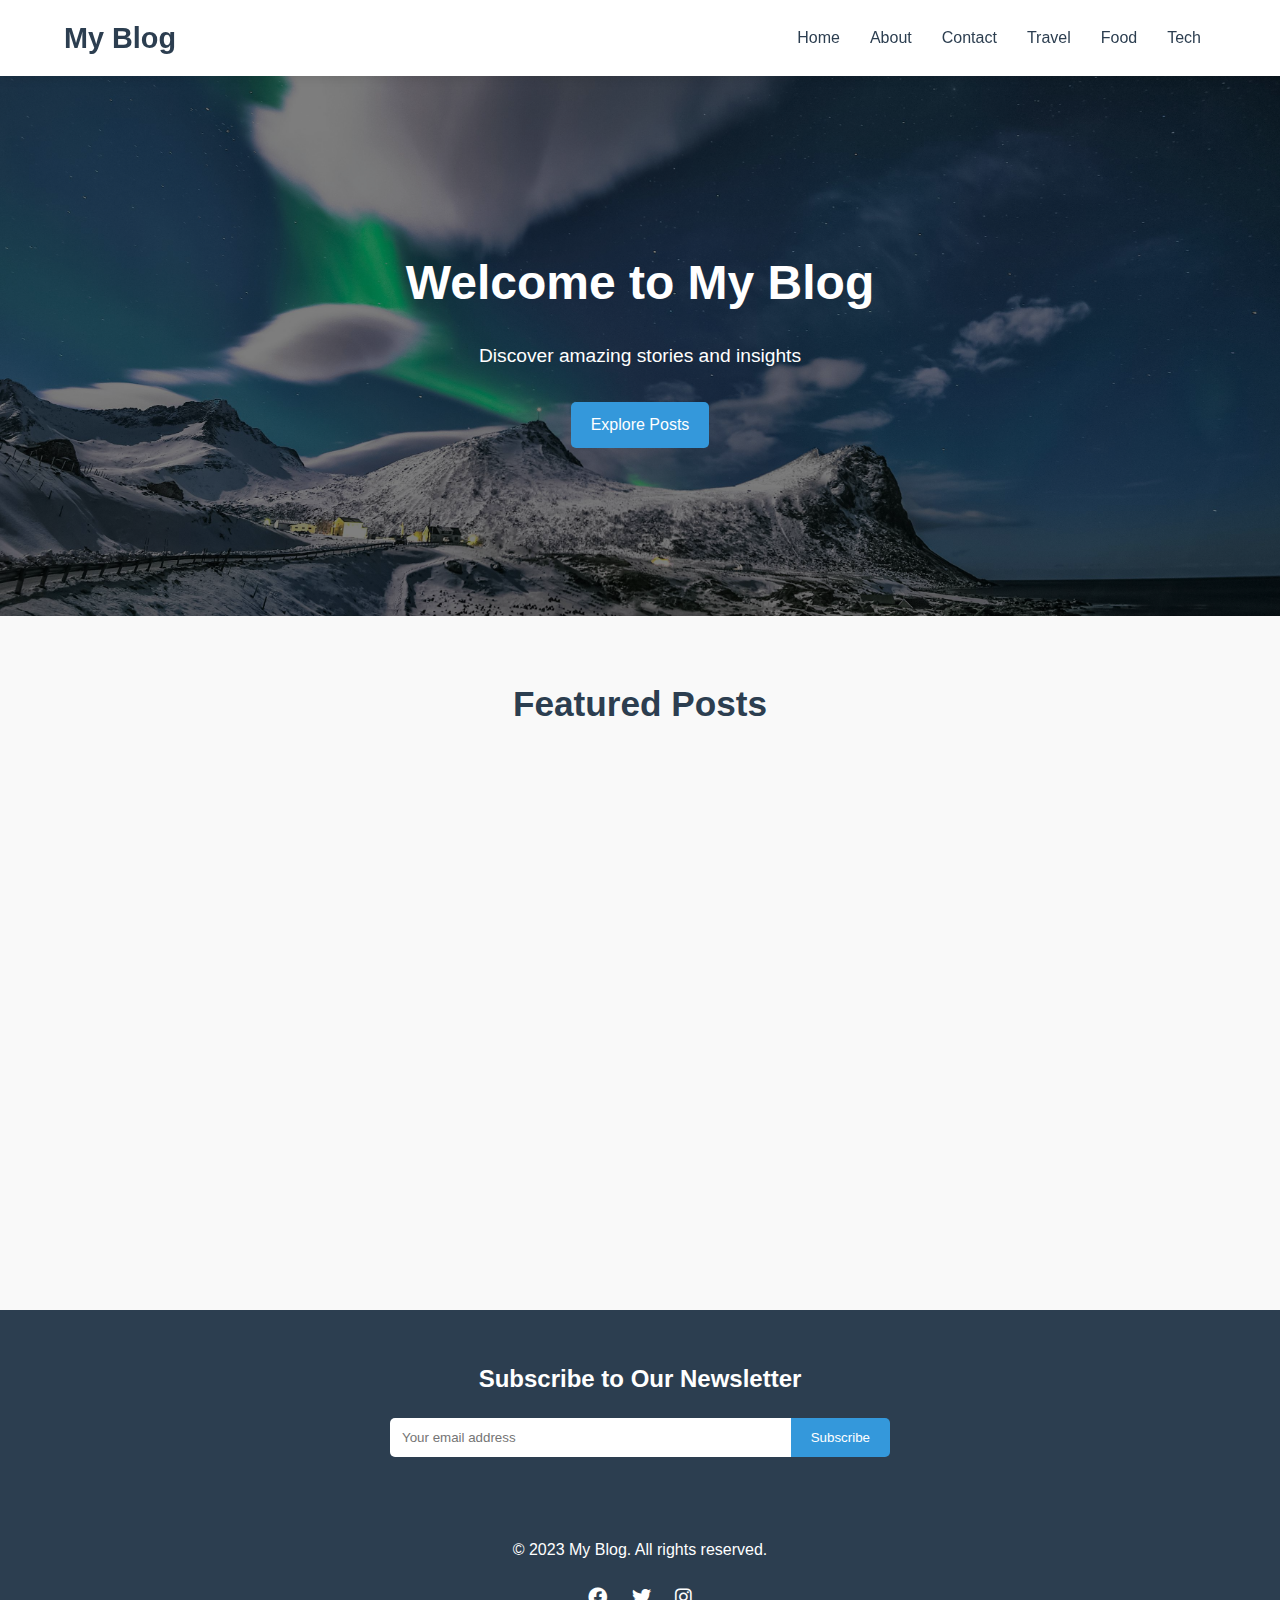
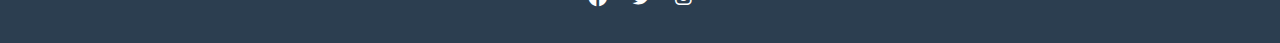
<file: BLOG/index.html>
<!DOCTYPE html>
<html lang="en">
<head>
    <meta charset="UTF-8">
    <meta name="viewport" content="width=device-width, initial-scale=1.0">
    <title>My Blog | Home</title>
    <link rel="stylesheet" href="css/style.css">
    <link rel="stylesheet" href="https://cdnjs.cloudflare.com/ajax/libs/font-awesome/6.0.0-beta3/css/all.min.css">
</head>
<body>
    <header>
        <div class="container">
            <h1 class="logo">My Blog</h1>
            <nav>
                <ul>
                    <li><a href="../index.html">Home</a></li>
                    <li><a href="../about.html">About</a></li>
                    <li><a href="../contact.html">Contact</a></li>
                    <li><a href="../hey/categories/travel.html">Travel</a></li>
                    <li><a href="/hey/categories/food.html">Food</a></li>
                    <li><a href="/hey/categories/tech.html">Tech</a></li>
                </ul>
                <button class="menu-toggle" aria-label="Toggle navigation">
                    <i class="fas fa-bars"></i>
                </button>
            </nav>
        </div>
    </header>

    <section class="hero">
        <div class="container">
            <h2>Welcome to My Blog</h2>
            <p>Discover amazing stories and insights</p>
            <a href="#featured-posts" class="btn">Explore Posts</a>
        </div>
    </section>

    <section id="featured-posts" class="featured-posts">
        <div class="container">
            <h2>Featured Posts</h2>
            <div class="posts-grid">
                <article class="post-card">
                    <img src="images/post1.jpg" alt="Travel Adventure">
                    <div class="post-content">
                        <h3>My Travel Adventure</h3>
                        <p class="post-meta">Posted on May 10, 2023</p>
                        <p>A journey through the mountains of Switzerland...</p>
                        <a href="categories/travel.html" class="read-more">Read More</a>
                    </div>
                </article>
                
                <article class="post-card">
                    <img src="images/post2.jpg" alt="Cooking Tips">
                    <div class="post-content">
                        <h3>5 Essential Cooking Tips</h3>
                        <p class="post-meta">Posted on April 28, 2023</p>
                        <p>Improve your culinary skills with these simple techniques...</p>
                        <a href="categories/food.html" class="read-more">Read More</a>
                    </div>
                </article>
                
                <article class="post-card">
                    <img src="images/post3.jpg" alt="Tech Review">
                    <div class="post-content">
                        <h3>Latest Tech Gadgets Review</h3>
                        <p class="post-meta">Posted on April 15, 2023</p>
                        <p>Exploring the newest gadgets hitting the market this season...</p>
                        <a href="categories/tech.html" class="read-more">Read More</a>
                    </div>
                </article>
            </div>
        </div>
    </section>

    <section class="newsletter">
        <div class="container">
            <h2>Subscribe to Our Newsletter</h2>
            <form id="newsletter-form">
                <input type="email" placeholder="Your email address" required>
                <button type="submit" class="btn">Subscribe</button>
            </form>
        </div>
    </section>

    <footer>
        <div class="container">
            <p>&copy; 2023 My Blog. All rights reserved.</p>
            <div class="social-links">
                <a href="#"><i class="fab fa-facebook"></i></a>
                <a href="#"><i class="fab fa-twitter"></i></a>
                <a href="#"><i class="fab fa-instagram"></i></a>
            </div>
        </div>
    </footer>

    <script src="js/script.js"></script>
</body>
</html>
</file>
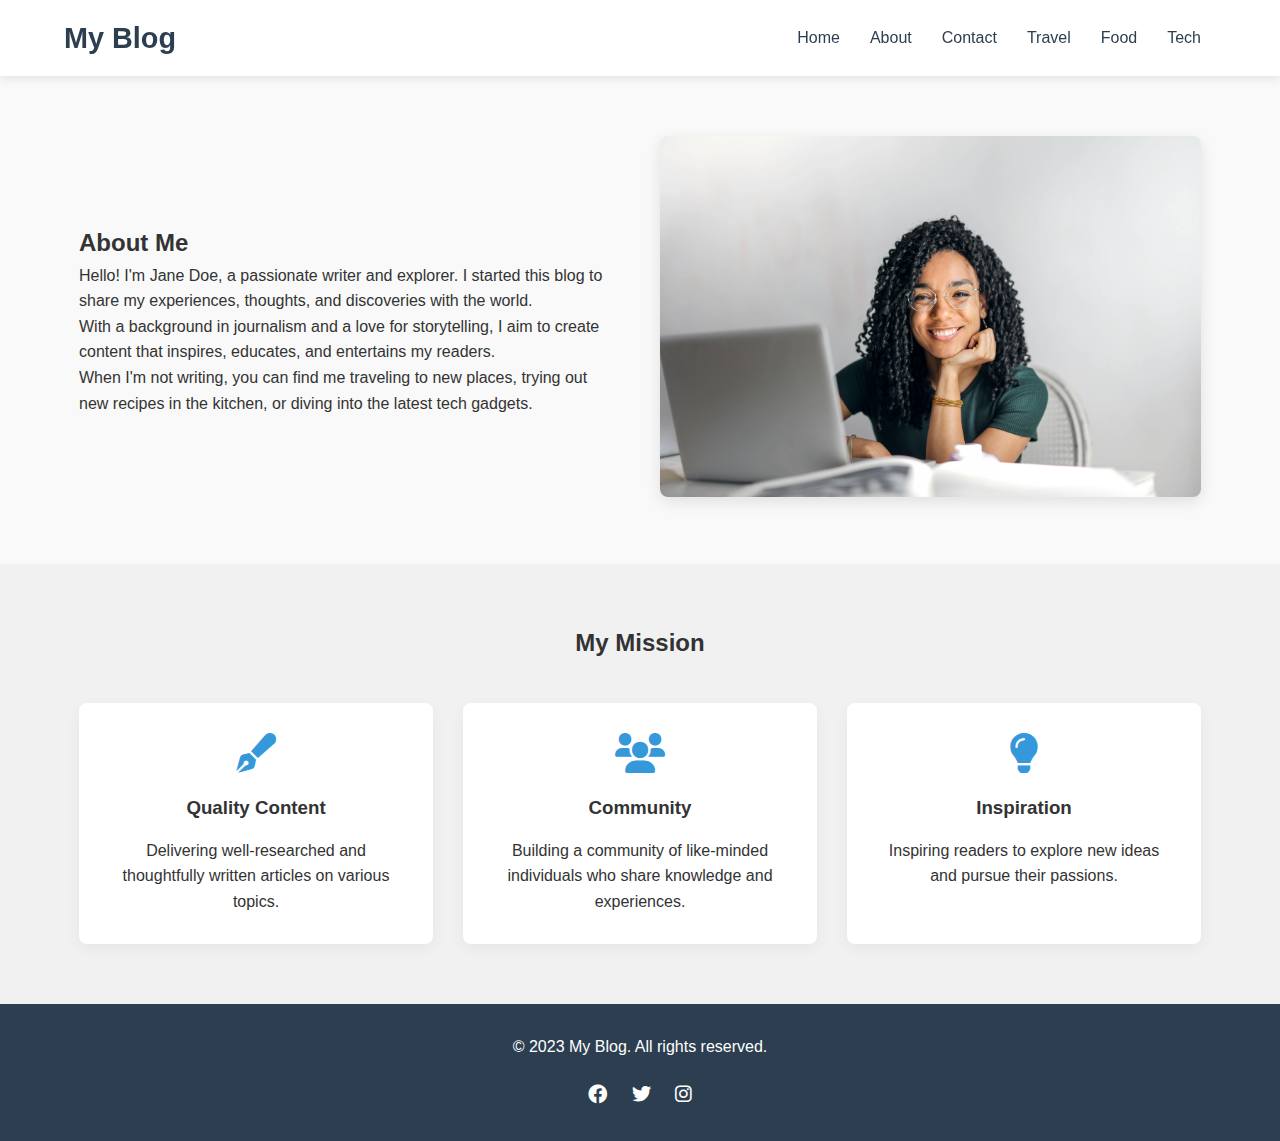
<file: BLOG/about.html>
<!DOCTYPE html>
<html lang="en">
<head>
    <meta charset="UTF-8">
    <meta name="viewport" content="width=device-width, initial-scale=1.0">
    <title>My Blog | About</title>
    <link rel="stylesheet" href="css/style.css">
    <link rel="stylesheet" href="https://cdnjs.cloudflare.com/ajax/libs/font-awesome/6.0.0-beta3/css/all.min.css">
</head>
<body>
    <header>
        <div class="container">
            <h1 class="logo">My Blog</h1>
            <nav>
                <ul>
                    <li><a href="../index.html">Home</a></li>
                    <li><a href="../about.html">About</a></li>
                    <li><a href="../contact.html">Contact</a></li>
                    <li><a href="../hey/categories/travel.html">Travel</a></li>
                    <li><a href="/hey/categories/food.html">Food</a></li>
                    <li><a href="/hey/categories/tech.html">Tech</a></li>
                </ul>
                <button class="menu-toggle" aria-label="Toggle navigation">
                    <i class="fas fa-bars"></i>
                </button>
            </nav>
        </div>
    </header>

    <section class="about-section">
        <div class="container">
            <div class="about-content">
                <div class="about-text">
                    <h2>About Me</h2>
                    <p>Hello! I'm Jane Doe, a passionate writer and explorer. I started this blog to share my experiences, thoughts, and discoveries with the world.</p>
                    <p>With a background in journalism and a love for storytelling, I aim to create content that inspires, educates, and entertains my readers.</p>
                    <p>When I'm not writing, you can find me traveling to new places, trying out new recipes in the kitchen, or diving into the latest tech gadgets.</p>
                </div>
                <div class="about-image">
                    <img src="images/about.jpg" alt="About Me">
                </div>
            </div>
        </div>
    </section>

    <section class="mission-section">
        <div class="container">
            <h2>My Mission</h2>
            <div class="mission-grid">
                <div class="mission-card">
                    <i class="fas fa-pen-fancy"></i>
                    <h3>Quality Content</h3>
                    <p>Delivering well-researched and thoughtfully written articles on various topics.</p>
                </div>
                <div class="mission-card">
                    <i class="fas fa-users"></i>
                    <h3>Community</h3>
                    <p>Building a community of like-minded individuals who share knowledge and experiences.</p>
                </div>
                <div class="mission-card">
                    <i class="fas fa-lightbulb"></i>
                    <h3>Inspiration</h3>
                    <p>Inspiring readers to explore new ideas and pursue their passions.</p>
                </div>
            </div>
        </div>
    </section>

    <footer>
        <div class="container">
            <p>&copy; 2023 My Blog. All rights reserved.</p>
            <div class="social-links">
                <a href="#"><i class="fab fa-facebook"></i></a>
                <a href="#"><i class="fab fa-twitter"></i></a>
                <a href="#"><i class="fab fa-instagram"></i></a>
            </div>
        </div>
    </footer>

    <script src="js/script.js"></script>
</body>
</html>
</file>
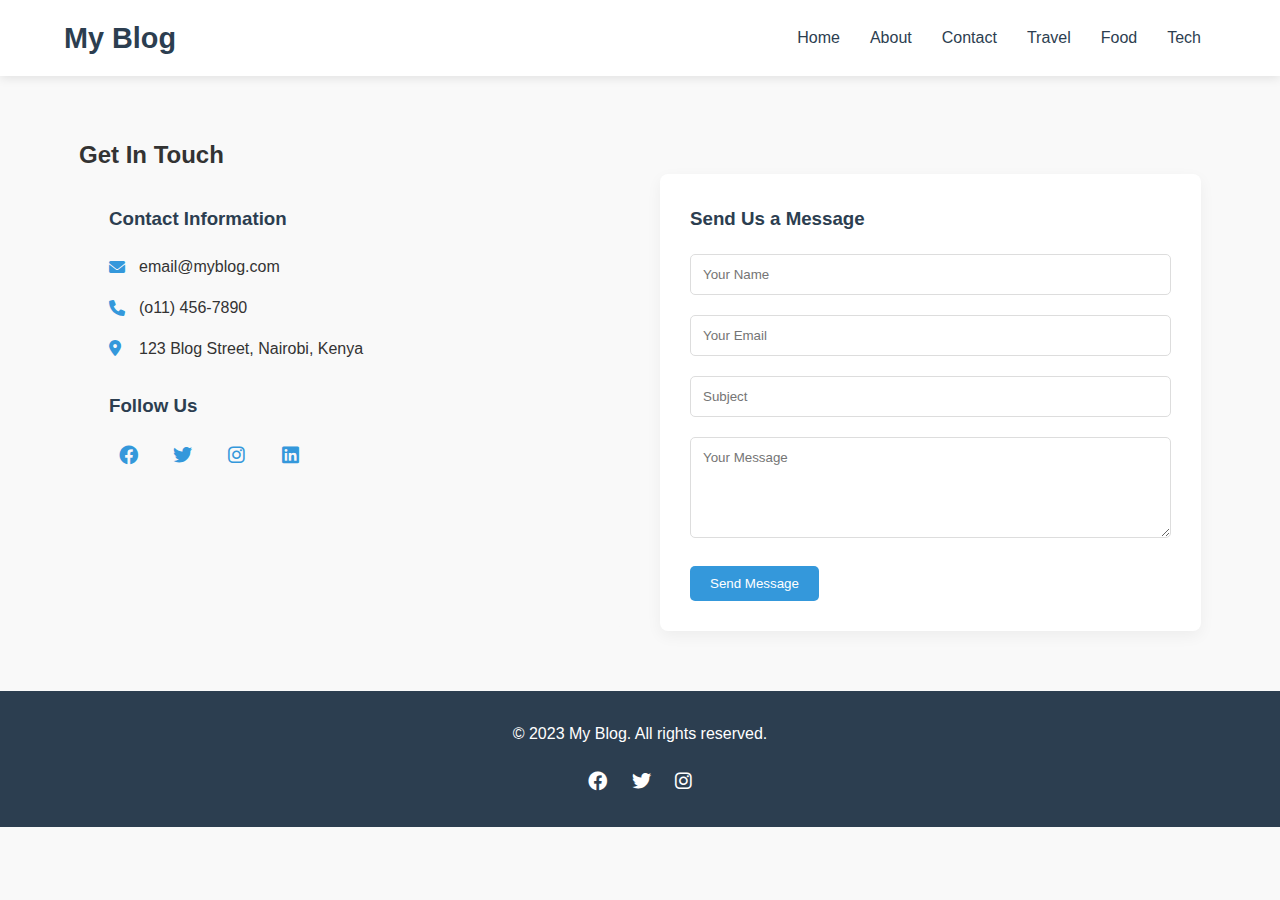
<file: BLOG/contact.html>
<!DOCTYPE html>
<html lang="en">
<head>
    <meta charset="UTF-8">
    <meta name="viewport" content="width=device-width, initial-scale=1.0">
    <title>My Blog | Contact</title>
    <link rel="stylesheet" href="css/style.css">
    <link rel="stylesheet" href="https://cdnjs.cloudflare.com/ajax/libs/font-awesome/6.0.0-beta3/css/all.min.css">
</head>
<body>
    <header>
        <div class="container">
            <h1 class="logo">My Blog</h1>
            <nav>
                <ul>
                    <li><a href="../index.html">Home</a></li>
                    <li><a href="../about.html">About</a></li>
                    <li><a href="../contact.html">Contact</a></li>
                    <li><a href="../hey/categories/travel.html">Travel</a></li>
                    <li><a href="/hey/categories/food.html">Food</a></li>
                    <li><a href="/hey/categories/tech.html">Tech</a></li>
                </ul>
                <button class="menu-toggle" aria-label="Toggle navigation">
                    <i class="fas fa-bars"></i>
                </button>
            </nav>
        </div>
    </header>

    <section class="contact-section">
        <div class="container">
            <h2>Get In Touch</h2>
            <div class="contact-container">
                <div class="contact-info">
                    <h3>Contact Information</h3>
                    <p><i class="fas fa-envelope"></i> email@myblog.com</p>
                    <p><i class="fas fa-phone"></i> (o11) 456-7890</p>
                    <p><i class="fas fa-map-marker-alt"></i> 123 Blog Street, Nairobi, Kenya</p>
                    
                    <div class="contact-social">
                        <h3>Follow Us</h3>
                        <div class="social-links">
                            <a href="#"><i class="fab fa-facebook"></i></a>
                            <a href="#"><i class="fab fa-twitter"></i></a>
                            <a href="#"><i class="fab fa-instagram"></i></a>
                            <a href="#"><i class="fab fa-linkedin"></i></a>
                        </div>
                    </div>
                </div>
                
                <form class="contact-form" id="contact-form">
                    <h3>Send Us a Message</h3>
                    <div class="form-group">
                        <input type="text" id="name" placeholder="Your Name" required>
                    </div>
                    <div class="form-group">
                        <input type="email" id="email" placeholder="Your Email" required>
                    </div>
                    <div class="form-group">
                        <input type="text" id="subject" placeholder="Subject">
                    </div>
                    <div class="form-group">
                        <textarea id="message" rows="5" placeholder="Your Message" required></textarea>
                    </div>
                    <button type="submit" class="btn">Send Message</button>
                </form>
            </div>
        </div>
    </section>

    <footer>
        <div class="container">
            <p>&copy; 2023 My Blog. All rights reserved.</p>
            <div class="social-links">
                <a href="#"><i class="fab fa-facebook"></i></a>
                <a href="#"><i class="fab fa-twitter"></i></a>
                <a href="#"><i class="fab fa-instagram"></i></a>
            </div>
        </div>
    </footer>

    <script src="js/script.js"></script>
</body>
</html>
</file>
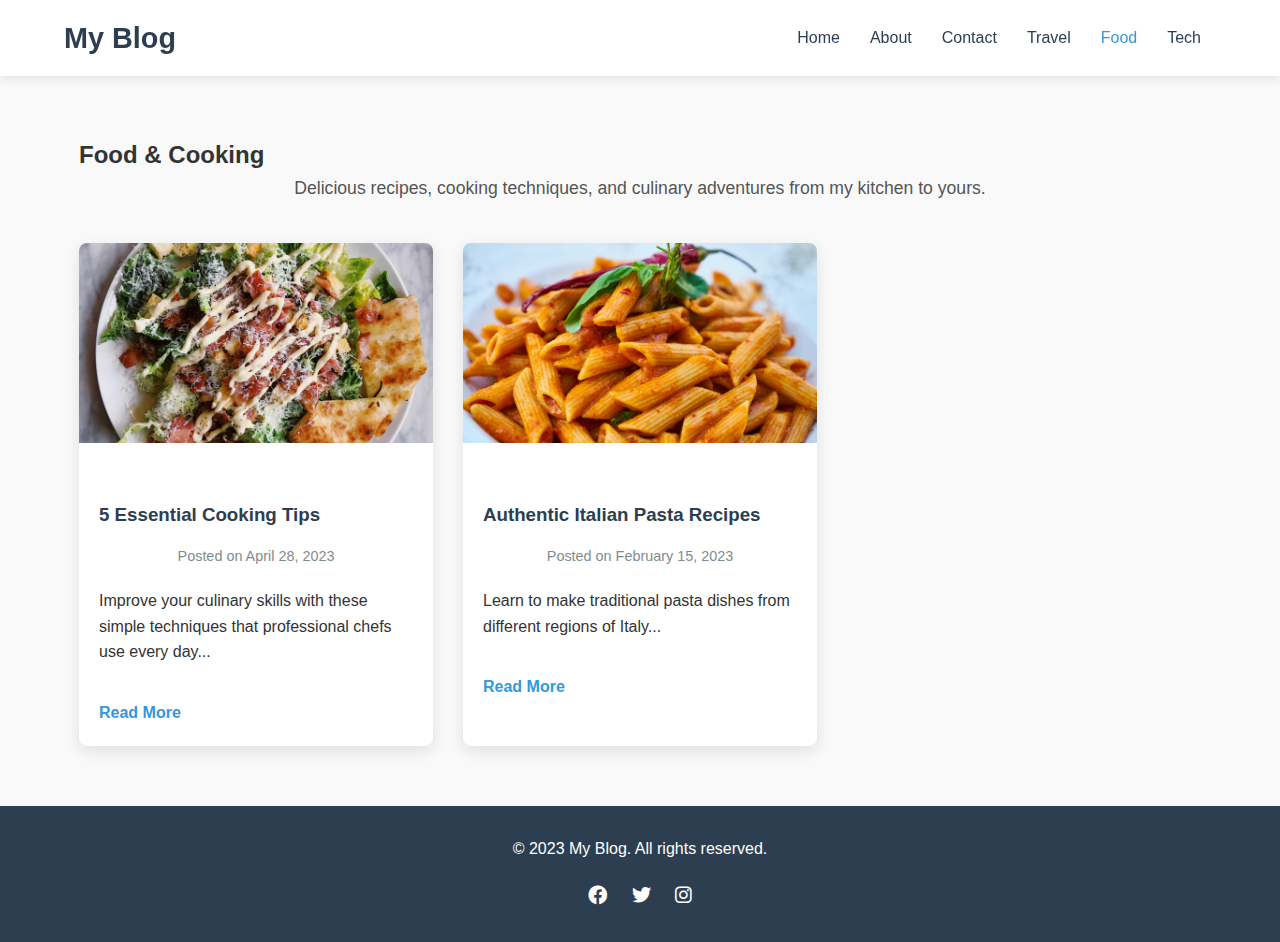
<file: BLOG/categories/food.html>
<!DOCTYPE html>
<html lang="en">
<head>
    <meta charset="UTF-8">
    <meta name="viewport" content="width=device-width, initial-scale=1.0">
    <title>Food & Cooking | My Blog</title>
    <link rel="stylesheet" href="../css/style.css">
    <link rel="stylesheet" href="https://cdnjs.cloudflare.com/ajax/libs/font-awesome/6.0.0-beta3/css/all.min.css">
</head>
<body>
    <header>
        <div class="container">
            <h1 class="logo">My Blog</h1>
            <nav>
                <ul>
                    <li><a href="../index.html">Home</a></li>
                    <li><a href="../about.html">About</a></li>
                    <li><a href="../contact.html">Contact</a></li>
                    <li><a href="travel.html">Travel</a></li>
                    <li><a href="food.html" class="active">Food</a></li>
                    <li><a href="tech.html">Tech</a></li>
                </ul>
                <button class="menu-toggle" aria-label="Toggle navigation">
                    <i class="fas fa-bars"></i>
                </button>
            </nav>
        </div>
    </header>

    <main class="category-main">
        <div class="container">
            <h2>Food & Cooking</h2>
            <p class="category-description">Delicious recipes, cooking techniques, and culinary adventures from my kitchen to yours.</p>
            
            <div class="posts-grid">
                <!-- Cooking Tips Post -->
                <article class="post-card">
                    <img src="../images/post2.jpg" alt="Cooking Ingredients">
                    <div class="post-content">
                        <h3>5 Essential Cooking Tips</h3>
                        <p class="post-meta">Posted on April 28, 2023</p>
                        <p>Improve your culinary skills with these simple techniques that professional chefs use every day...</p>
                        <a href="../posts/cooking-tips.html" class="read-more">Read More</a>
                    </div>
                </article>
                
                <!-- Additional food posts can be added here -->
                <article class="post-card">
                    <img src="../images/post4.jpg" alt="Italian Pasta">
                    <div class="post-content">
                        <h3>Authentic Italian Pasta Recipes</h3>
                        <p class="post-meta">Posted on February 15, 2023</p>
                        <p>Learn to make traditional pasta dishes from different regions of Italy...</p>
                        <a href="../posts/italian-pasta.html" class="read-more">Read More</a>
                    </div>
                </article>
            </div>
        </div>
    </main>

    <footer>
        <div class="container">
            <p>&copy; 2023 My Blog. All rights reserved.</p>
            <div class="social-links">
                <a href="#"><i class="fab fa-facebook"></i></a>
                <a href="#"><i class="fab fa-twitter"></i></a>
                <a href="#"><i class="fab fa-instagram"></i></a>
            </div>
        </div>
    </footer>

    <script src="../js/script.js"></script>
</body>
</html>
</file>
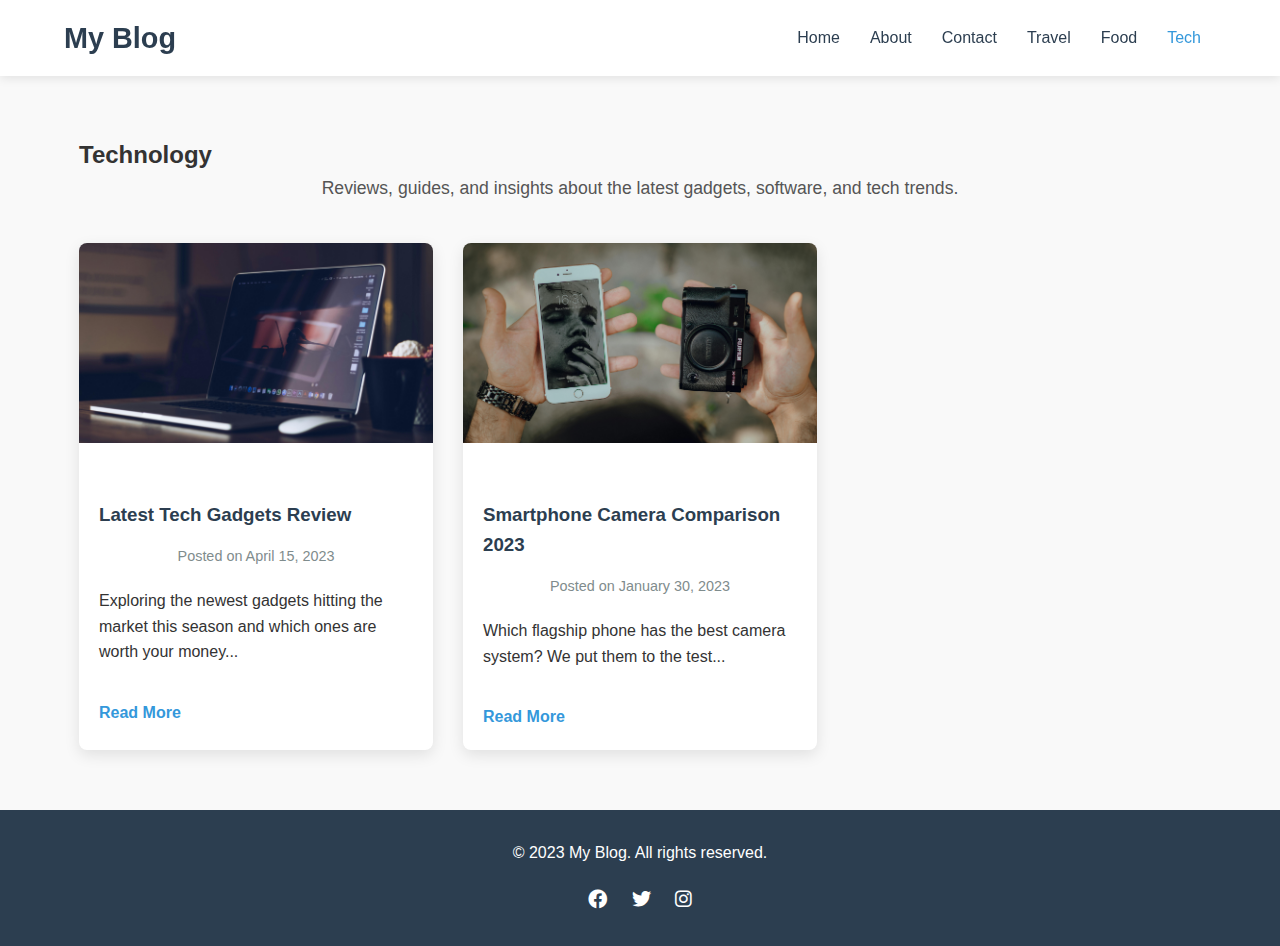
<file: BLOG/categories/tech.html>
<!DOCTYPE html>
<html lang="en">
<head>
    <meta charset="UTF-8">
    <meta name="viewport" content="width=device-width, initial-scale=1.0">
    <title>Technology | My Blog</title>
    <link rel="stylesheet" href="../css/style.css">
    <link rel="stylesheet" href="https://cdnjs.cloudflare.com/ajax/libs/font-awesome/6.0.0-beta3/css/all.min.css">
</head>
<body>
    <header>
        <div class="container">
            <h1 class="logo">My Blog</h1>
            <nav>
                <ul>
                    <li><a href="../index.html">Home</a></li>
                    <li><a href="../about.html">About</a></li>
                    <li><a href="../contact.html">Contact</a></li>
                    <li><a href="travel.html">Travel</a></li>
                    <li><a href="food.html">Food</a></li>
                    <li><a href="tech.html" class="active">Tech</a></li>
                </ul>
                <button class="menu-toggle" aria-label="Toggle navigation">
                    <i class="fas fa-bars"></i>
                </button>
            </nav>
        </div>
    </header>

    <main class="category-main">
        <div class="container">
            <h2>Technology</h2>
            <p class="category-description">Reviews, guides, and insights about the latest gadgets, software, and tech trends.</p>
            
            <div class="posts-grid">
                <!-- Tech Review Post -->
                <article class="post-card">
                    <img src="../images/post3.jpg" alt="Tech Gadgets">
                    <div class="post-content">
                        <h3>Latest Tech Gadgets Review</h3>
                        <p class="post-meta">Posted on April 15, 2023</p>
                        <p>Exploring the newest gadgets hitting the market this season and which ones are worth your money...</p>
                        <a href="../posts/tech-review.html" class="read-more">Read More</a>
                    </div>
                </article>
                
                <!-- Additional tech posts can be added here -->
                <article class="post-card">
                    <img src="../images/post6.jpg" alt="Smartphone">
                    <div class="post-content">
                        <h3>Smartphone Camera Comparison 2023</h3>
                        <p class="post-meta">Posted on January 30, 2023</p>
                        <p>Which flagship phone has the best camera system? We put them to the test...</p>
                        <a href="../posts/smartphone-cameras.html" class="read-more">Read More</a>
                    </div>
                </article>
            </div>
        </div>
    </main>

    <footer>
        <div class="container">
            <p>&copy; 2023 My Blog. All rights reserved.</p>
            <div class="social-links">
                <a href="#"><i class="fab fa-facebook"></i></a>
                <a href="#"><i class="fab fa-twitter"></i></a>
                <a href="#"><i class="fab fa-instagram"></i></a>
            </div>
        </div>
    </footer>

    <script src="../js/script.js"></script>
</body>
</html>
</file>
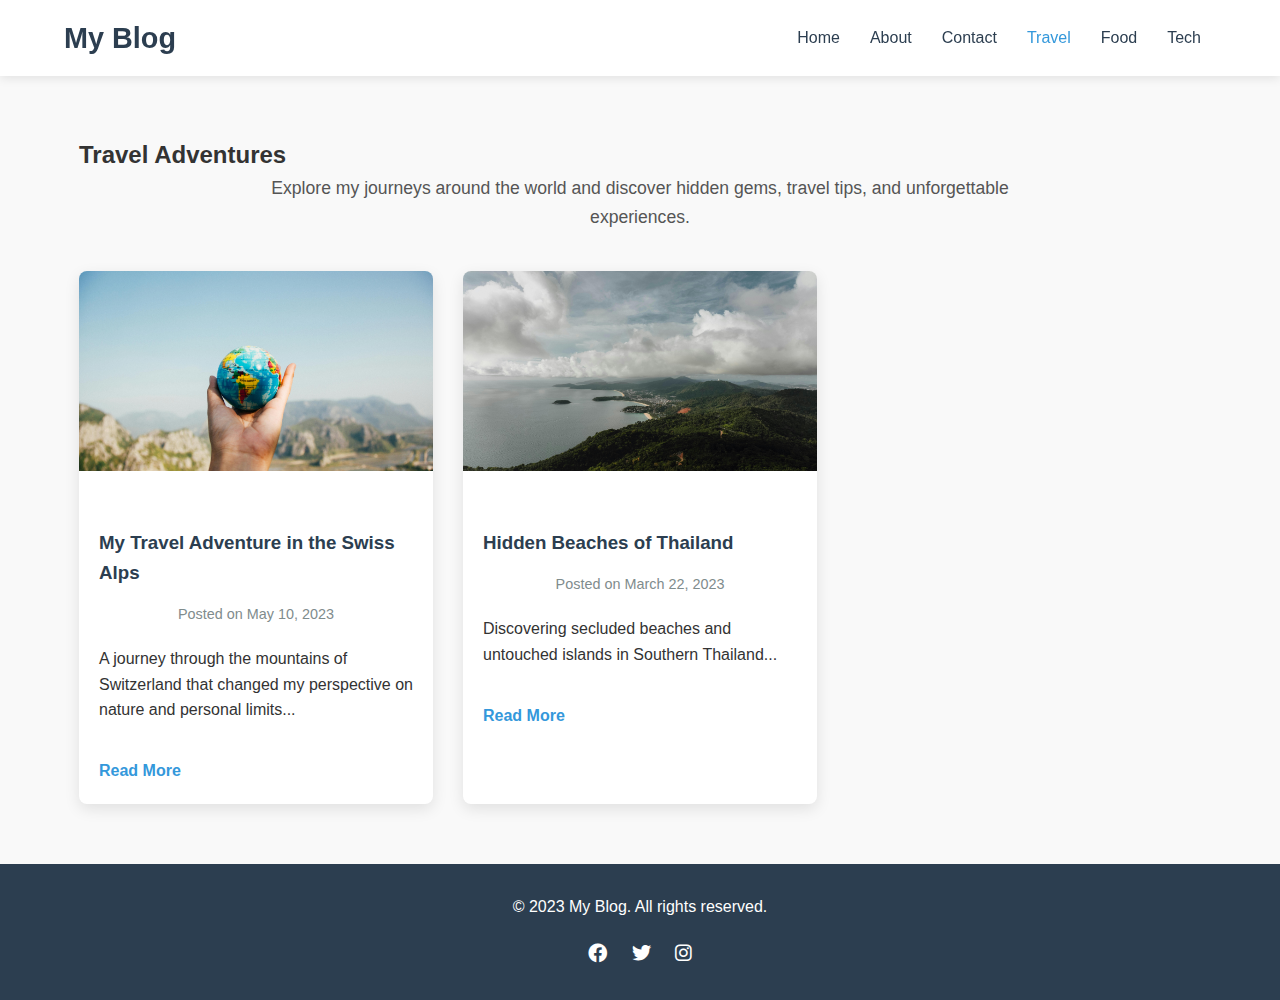
<file: BLOG/categories/travel.html>
<!DOCTYPE html>
<html lang="en">
<head>
    <meta charset="UTF-8">
    <meta name="viewport" content="width=device-width, initial-scale=1.0">
    <title>Travel Posts | My Blog</title>
    <link rel="stylesheet" href="../css/style.css">
    <link rel="stylesheet" href="https://cdnjs.cloudflare.com/ajax/libs/font-awesome/6.0.0-beta3/css/all.min.css">
</head>
<body>
    <header>
        <div class="container">
            <h1 class="logo">My Blog</h1>
            <nav>
                <ul>
                    <li><a href="../index.html">Home</a></li>
                    <li><a href="../about.html">About</a></li>
                    <li><a href="../contact.html">Contact</a></li>
                    <li><a href="travel.html" class="active">Travel</a></li>
                    <li><a href="food.html">Food</a></li>
                    <li><a href="tech.html">Tech</a></li>
                </ul>
                <button class="menu-toggle" aria-label="Toggle navigation">
                    <i class="fas fa-bars"></i>
                </button>
            </nav>
        </div>
    </header>

    <main class="category-main">
        <div class="container">
            <h2>Travel Adventures</h2>
            <p class="category-description">Explore my journeys around the world and discover hidden gems, travel tips, and unforgettable experiences.</p>
            
            <div class="posts-grid">
                <!-- Travel Adventure Post -->
                <article class="post-card">
                    <img src="../images/post1.jpg" alt="Travel Adventure">
                    <div class="post-content">
                        <h3>My Travel Adventure in the Swiss Alps</h3>
                        <p class="post-meta">Posted on May 10, 2023</p>
                        <p>A journey through the mountains of Switzerland that changed my perspective on nature and personal limits...</p>
                        <a href="../posts/travel-adventure.html" class="read-more">Read More</a>
                    </div>
                </article>
                
                <!-- Additional travel posts can be added here -->
                <article class="post-card">
                    <img src="../images/post5.jpg" alt="Beach Vacation">
                    <div class="post-content">
                        <h3>Hidden Beaches of Thailand</h3>
                        <p class="post-meta">Posted on March 22, 2023</p>
                        <p>Discovering secluded beaches and untouched islands in Southern Thailand...</p>
                        <a href="../posts/thailand-beaches.html" class="read-more">Read More</a>
                    </div>
                </article>
            </div>
        </div>
    </main>

    <footer>
        <div class="container">
            <p>&copy; 2023 My Blog. All rights reserved.</p>
            <div class="social-links">
                <a href="#"><i class="fab fa-facebook"></i></a>
                <a href="#"><i class="fab fa-twitter"></i></a>
                <a href="#"><i class="fab fa-instagram"></i></a>
            </div>
        </div>
    </footer>

    <script src="../js/script.js"></script>
</body>
</html>
</file>
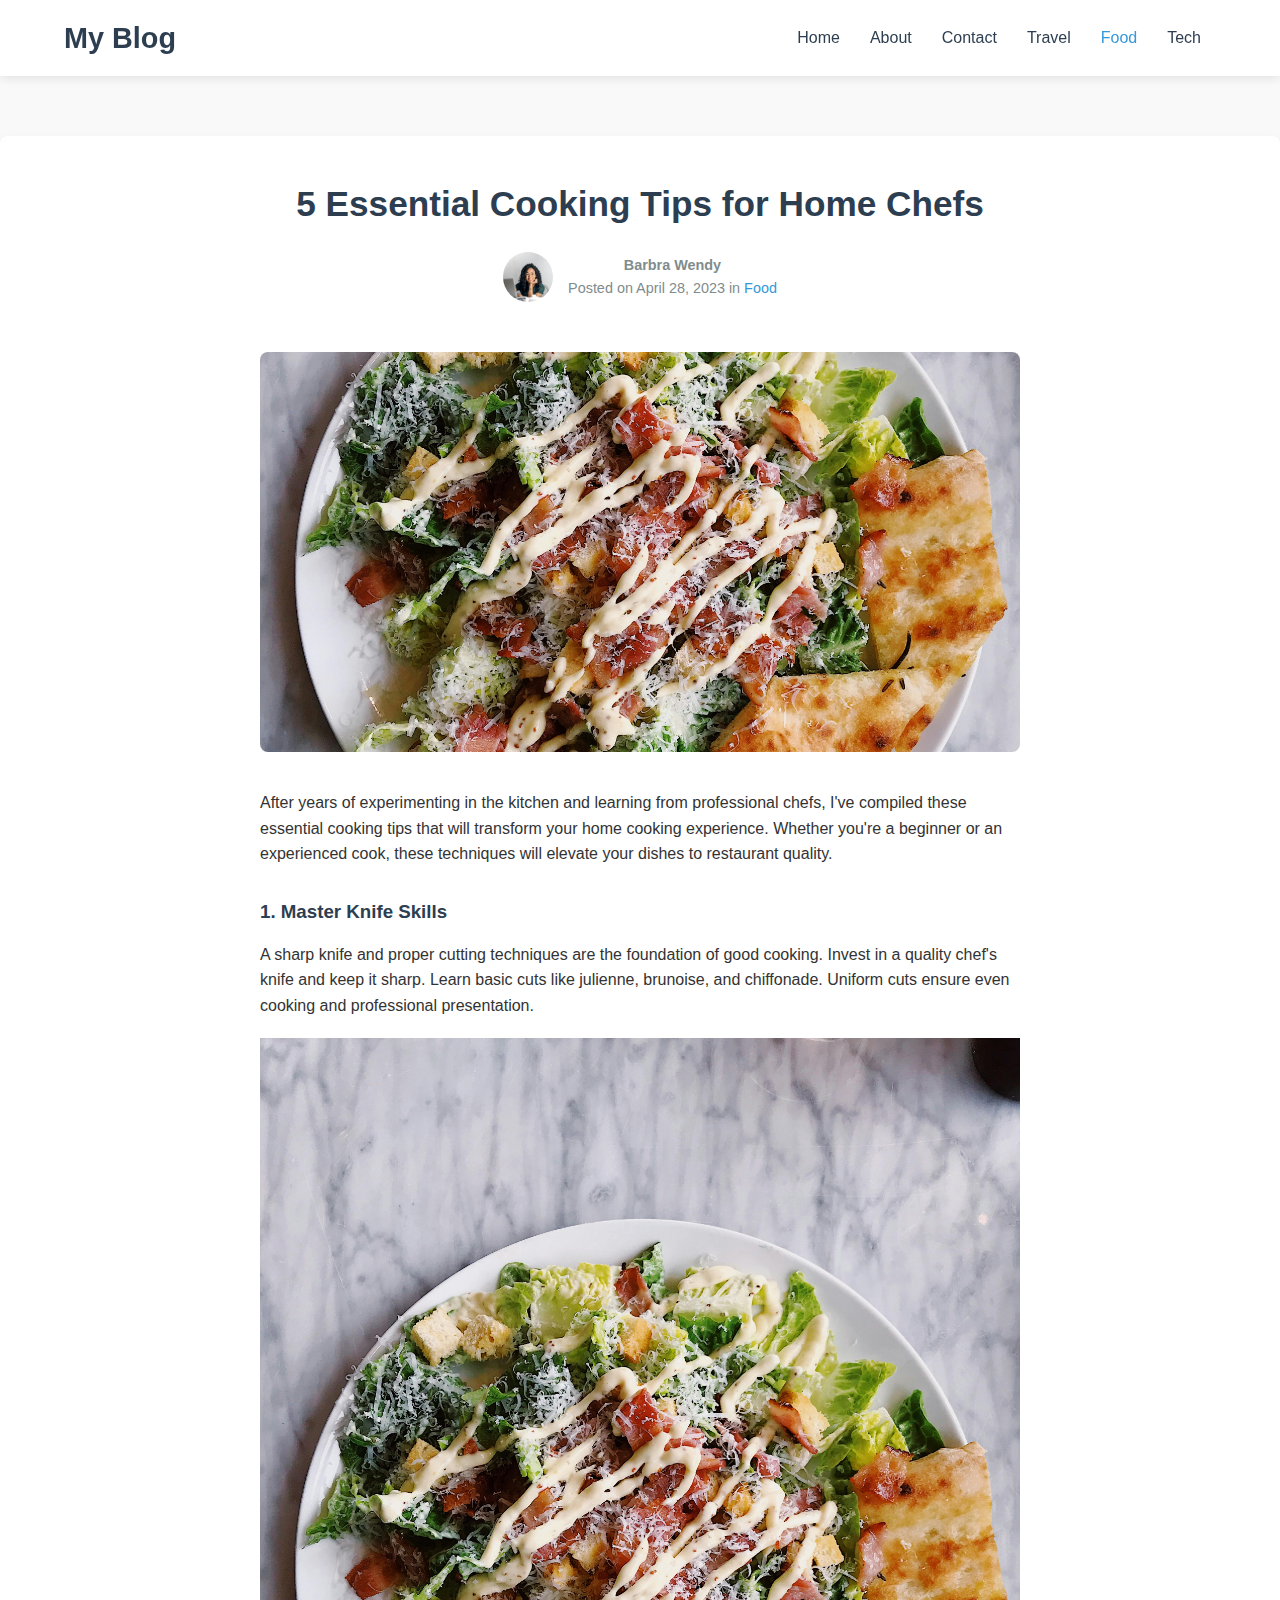
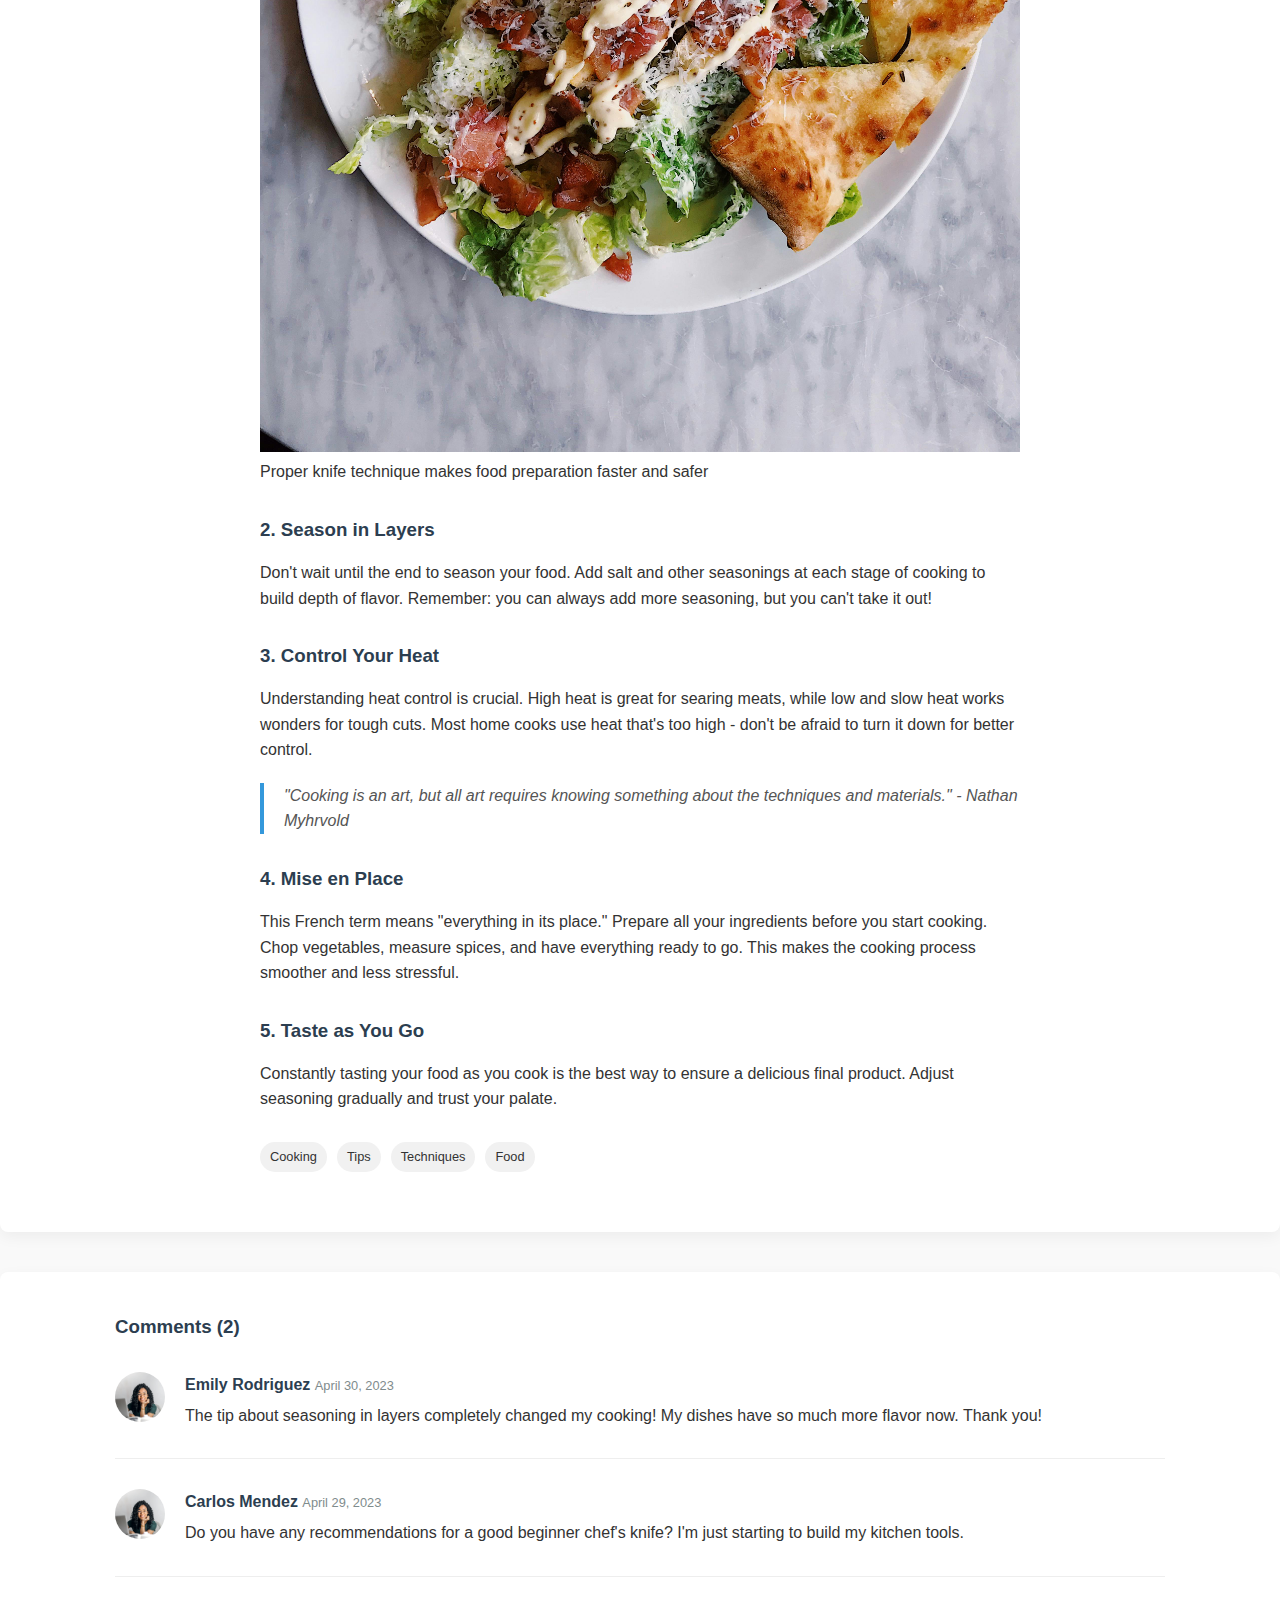
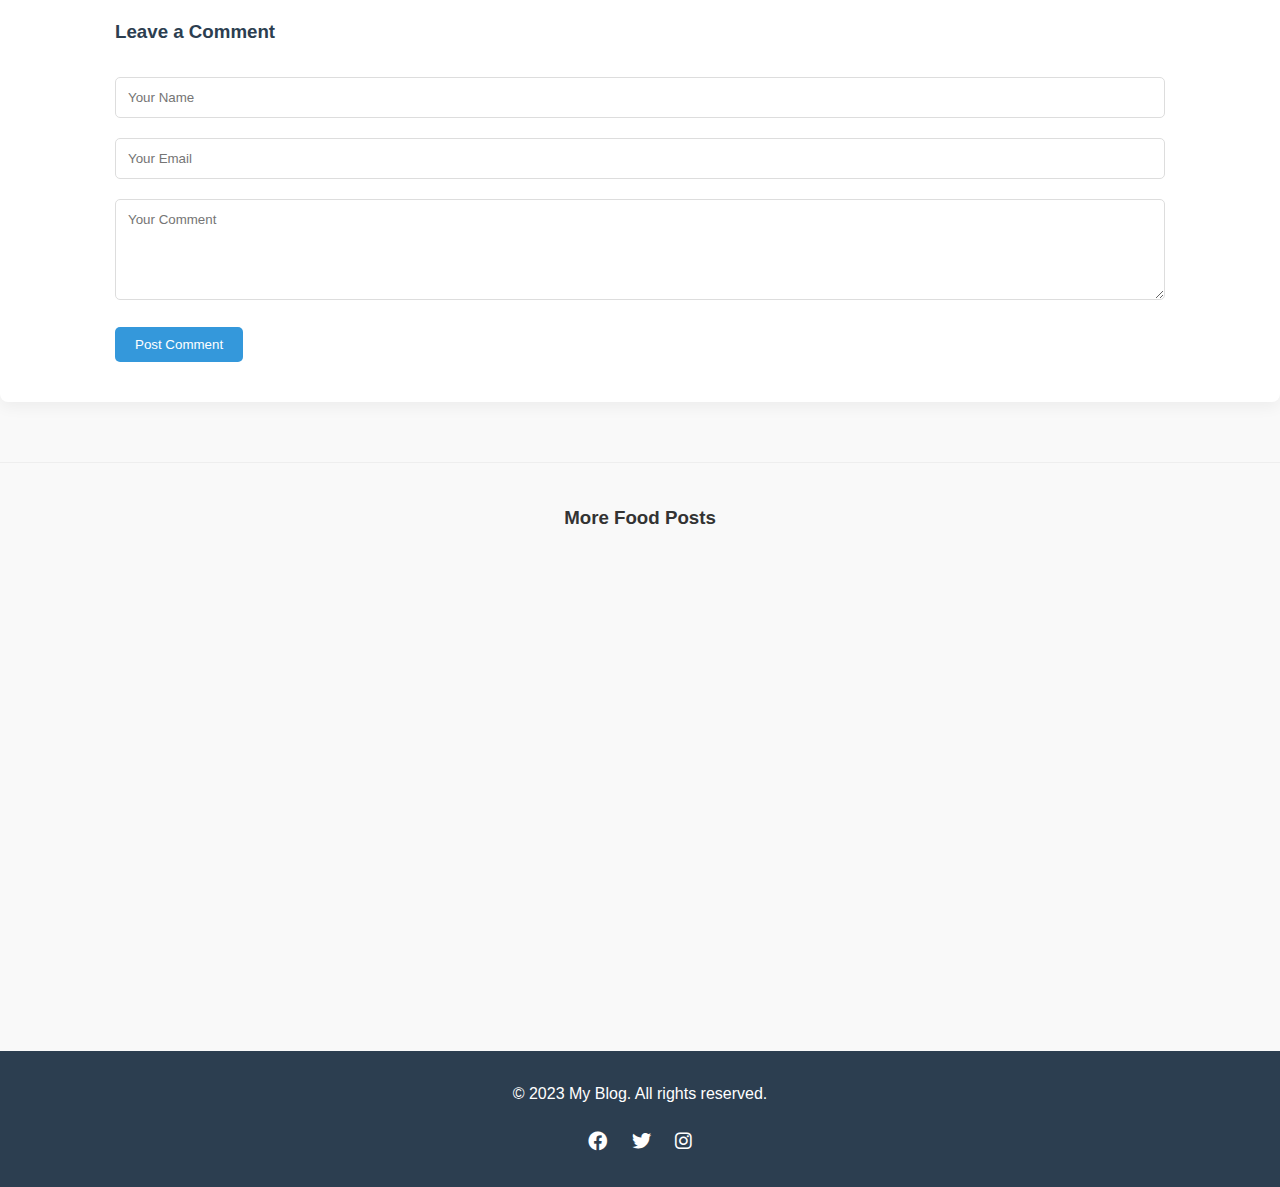
<file: BLOG/posts/cooking-tips.html>
<!DOCTYPE html>
<html lang="en">
<head>
    <meta charset="UTF-8">
    <meta name="viewport" content="width=device-width, initial-scale=1.0">
    <title>5 Essential Cooking Tips | My Blog</title>
    <link rel="stylesheet" href="../css/style.css">
    <link rel="stylesheet" href="https://cdnjs.cloudflare.com/ajax/libs/font-awesome/6.0.0-beta3/css/all.min.css">
</head>
<body>
    <header>
        <div class="container">
            <h1 class="logo">My Blog</h1>
            <nav>
                <ul>
                    <li><a href="../index.html">Home</a></li>
                    <li><a href="../about.html">About</a></li>
                    <li><a href="../contact.html">Contact</a></li>
                    <li><a href="../categories/travel.html">Travel</a></li>
                    <li><a href="../categories/food.html" class="active">Food</a></li>
                    <li><a href="../categories/tech.html">Tech</a></li>
                </ul>
                <button class="menu-toggle" aria-label="Toggle navigation">
                    <i class="fas fa-bars"></i>
                </button>
            </nav>
        </div>
    </header>

    <main class="post-main">
        <article class="post-article">
            <div class="container">
                <div class="post-header">
                    <h2>5 Essential Cooking Tips for Home Chefs</h2>
                    <div class="post-meta">
                        <img src="../images/avatar.jpg" alt="Author" class="author-avatar">
                        <div>
                            <p class="author-name">Barbra Wendy</p>
                            <p class="post-date">Posted on April 28, 2023 in <a href="../categories/food.html">Food</a></p>
                        </div>
                    </div>
                </div>
                
                <div class="post-content">
                    <img src="../images/post2.jpg" alt="Cooking Ingredients" class="post-featured-image">
                    
                    <p>After years of experimenting in the kitchen and learning from professional chefs, I've compiled these essential cooking tips that will transform your home cooking experience. Whether you're a beginner or an experienced cook, these techniques will elevate your dishes to restaurant quality.</p>
                    
                    <h3>1. Master Knife Skills</h3>
                    <p>A sharp knife and proper cutting techniques are the foundation of good cooking. Invest in a quality chef's knife and keep it sharp. Learn basic cuts like julienne, brunoise, and chiffonade. Uniform cuts ensure even cooking and professional presentation.</p>
                    
                    <div class="tip-image">
                        <img src="../images/post2.jpg" alt="Knife cutting vegetables">
                        <p class="image-caption">Proper knife technique makes food preparation faster and safer</p>
                    </div>
                    
                    <h3>2. Season in Layers</h3>
                    <p>Don't wait until the end to season your food. Add salt and other seasonings at each stage of cooking to build depth of flavor. Remember: you can always add more seasoning, but you can't take it out!</p>
                    
                    <h3>3. Control Your Heat</h3>
                    <p>Understanding heat control is crucial. High heat is great for searing meats, while low and slow heat works wonders for tough cuts. Most home cooks use heat that's too high - don't be afraid to turn it down for better control.</p>
                    
                    <blockquote>
                        "Cooking is an art, but all art requires knowing something about the techniques and materials." - Nathan Myhrvold
                    </blockquote>
                    
                    <h3>4. Mise en Place</h3>
                    <p>This French term means "everything in its place." Prepare all your ingredients before you start cooking. Chop vegetables, measure spices, and have everything ready to go. This makes the cooking process smoother and less stressful.</p>
                    
                    <h3>5. Taste as You Go</h3>
                    <p>Constantly tasting your food as you cook is the best way to ensure a delicious final product. Adjust seasoning gradually and trust your palate.</p>
                    
                    <div class="post-tags">
                        <span class="tag">Cooking</span>
                        <span class="tag">Tips</span>
                        <span class="tag">Techniques</span>
                        <span class="tag">Food</span>
                    </div>
                </div>
            </div>
        </article>
        
        <section class="comments-section">
            <div class="container">
                <h3>Comments (2)</h3>
                
                <div class="comment">
                    <img src="../images/avatar.jpg" alt="User" class="comment-avatar">
                    <div class="comment-content">
                        <h4>Emily Rodriguez <span class="comment-date">April 30, 2023</span></h4>
                        <p>The tip about seasoning in layers completely changed my cooking! My dishes have so much more flavor now. Thank you!</p>
                    </div>
                </div>
                
                <div class="comment">
                    <img src="../images/avatar.jpg" alt="User" class="comment-avatar">
                    <div class="comment-content">
                        <h4>Carlos Mendez <span class="comment-date">April 29, 2023</span></h4>
                        <p>Do you have any recommendations for a good beginner chef's knife? I'm just starting to build my kitchen tools.</p>
                    </div>
                </div>
                
                <form class="comment-form" id="comment-form">
                    <h3>Leave a Comment</h3>
                    <div class="form-group">
                        <input type="text" id="comment-name" placeholder="Your Name" required>
                    </div>
                    <div class="form-group">
                        <input type="email" id="comment-email" placeholder="Your Email" required>
                    </div>
                    <div class="form-group">
                        <textarea id="comment-message" rows="5" placeholder="Your Comment" required></textarea>
                    </div>
                    <button type="submit" class="btn">Post Comment</button>
                </form>
            </div>
        </section>
        
        <section class="related-posts">
            <div class="container">
                <h3>More Food Posts</h3>
                <div class="posts-grid">
                    <article class="post-card">
                        <img src="../images/post2.jpg" alt="Italian Pasta">
                        <div class="post-content">
                            <h4>Authentic Italian Pasta Recipes</h4>
                            <p class="post-meta">Posted on February 15, 2023</p>
                            <p>Learn to make traditional pasta dishes from different regions of Italy...</p>
                            <a href="../posts/italian-pasta.html" class="read-more">Read More</a>
                        </div>
                    </article>
                </div>
            </div>
        </section>
    </main>

    <footer>
        <div class="container">
            <p>&copy; 2023 My Blog. All rights reserved.</p>
            <div class="social-links">
                <a href="#"><i class="fab fa-facebook"></i></a>
                <a href="#"><i class="fab fa-twitter"></i></a>
                <a href="#"><i class="fab fa-instagram"></i></a>
            </div>
        </div>
    </footer>

    <script src="../js/script.js"></script>
</body>
</html>
</file>
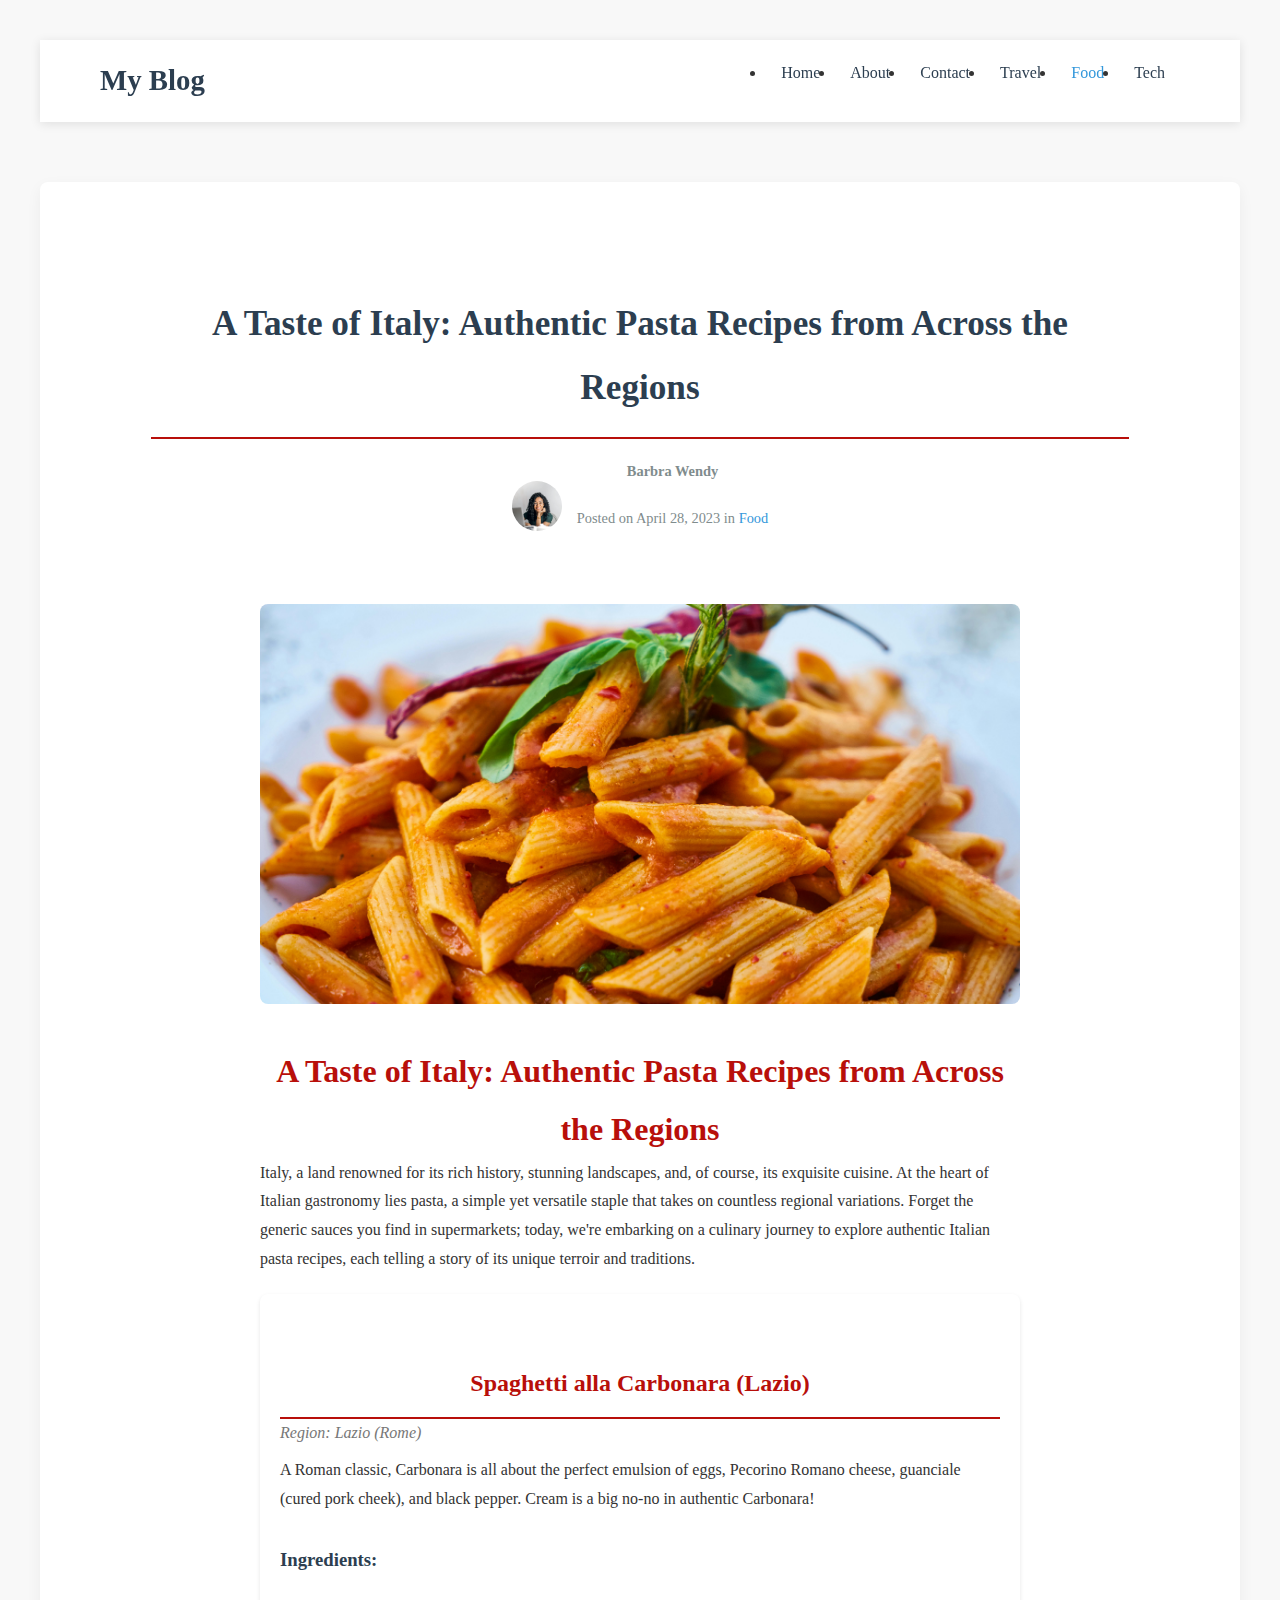
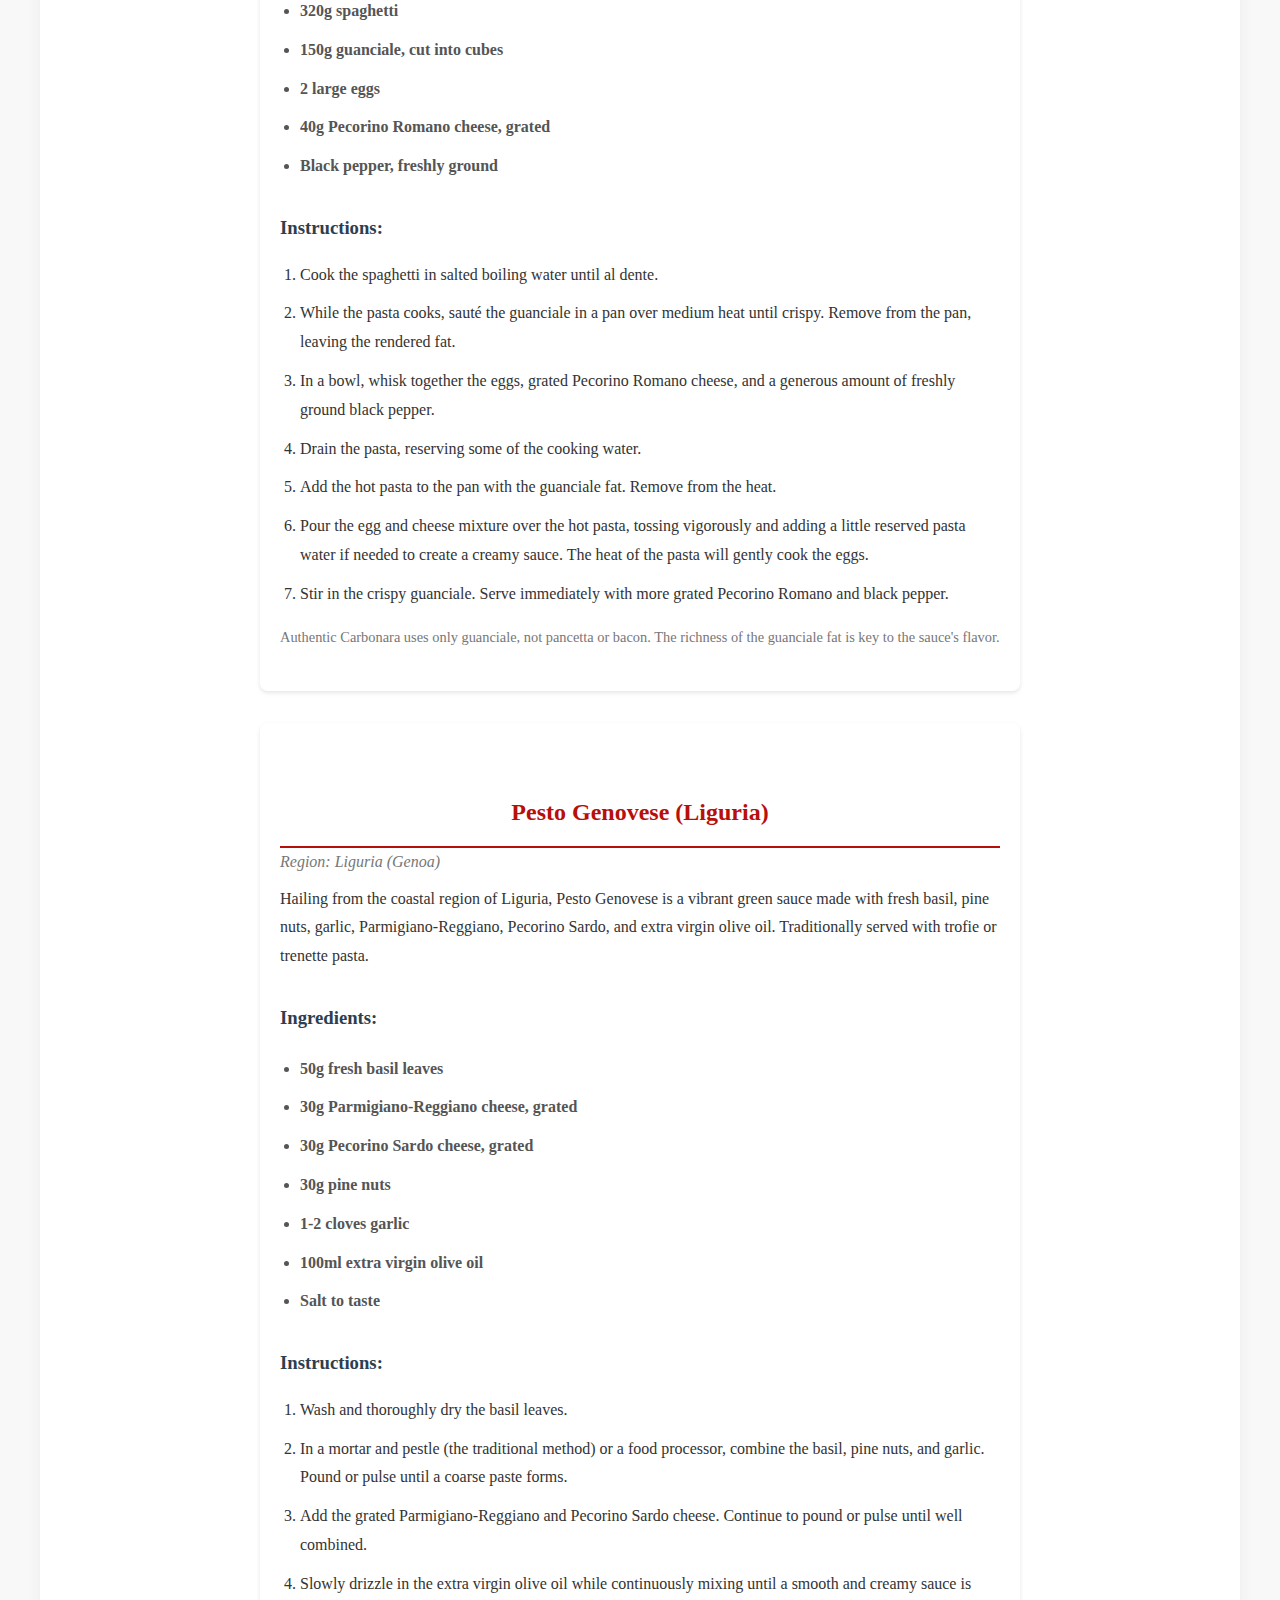
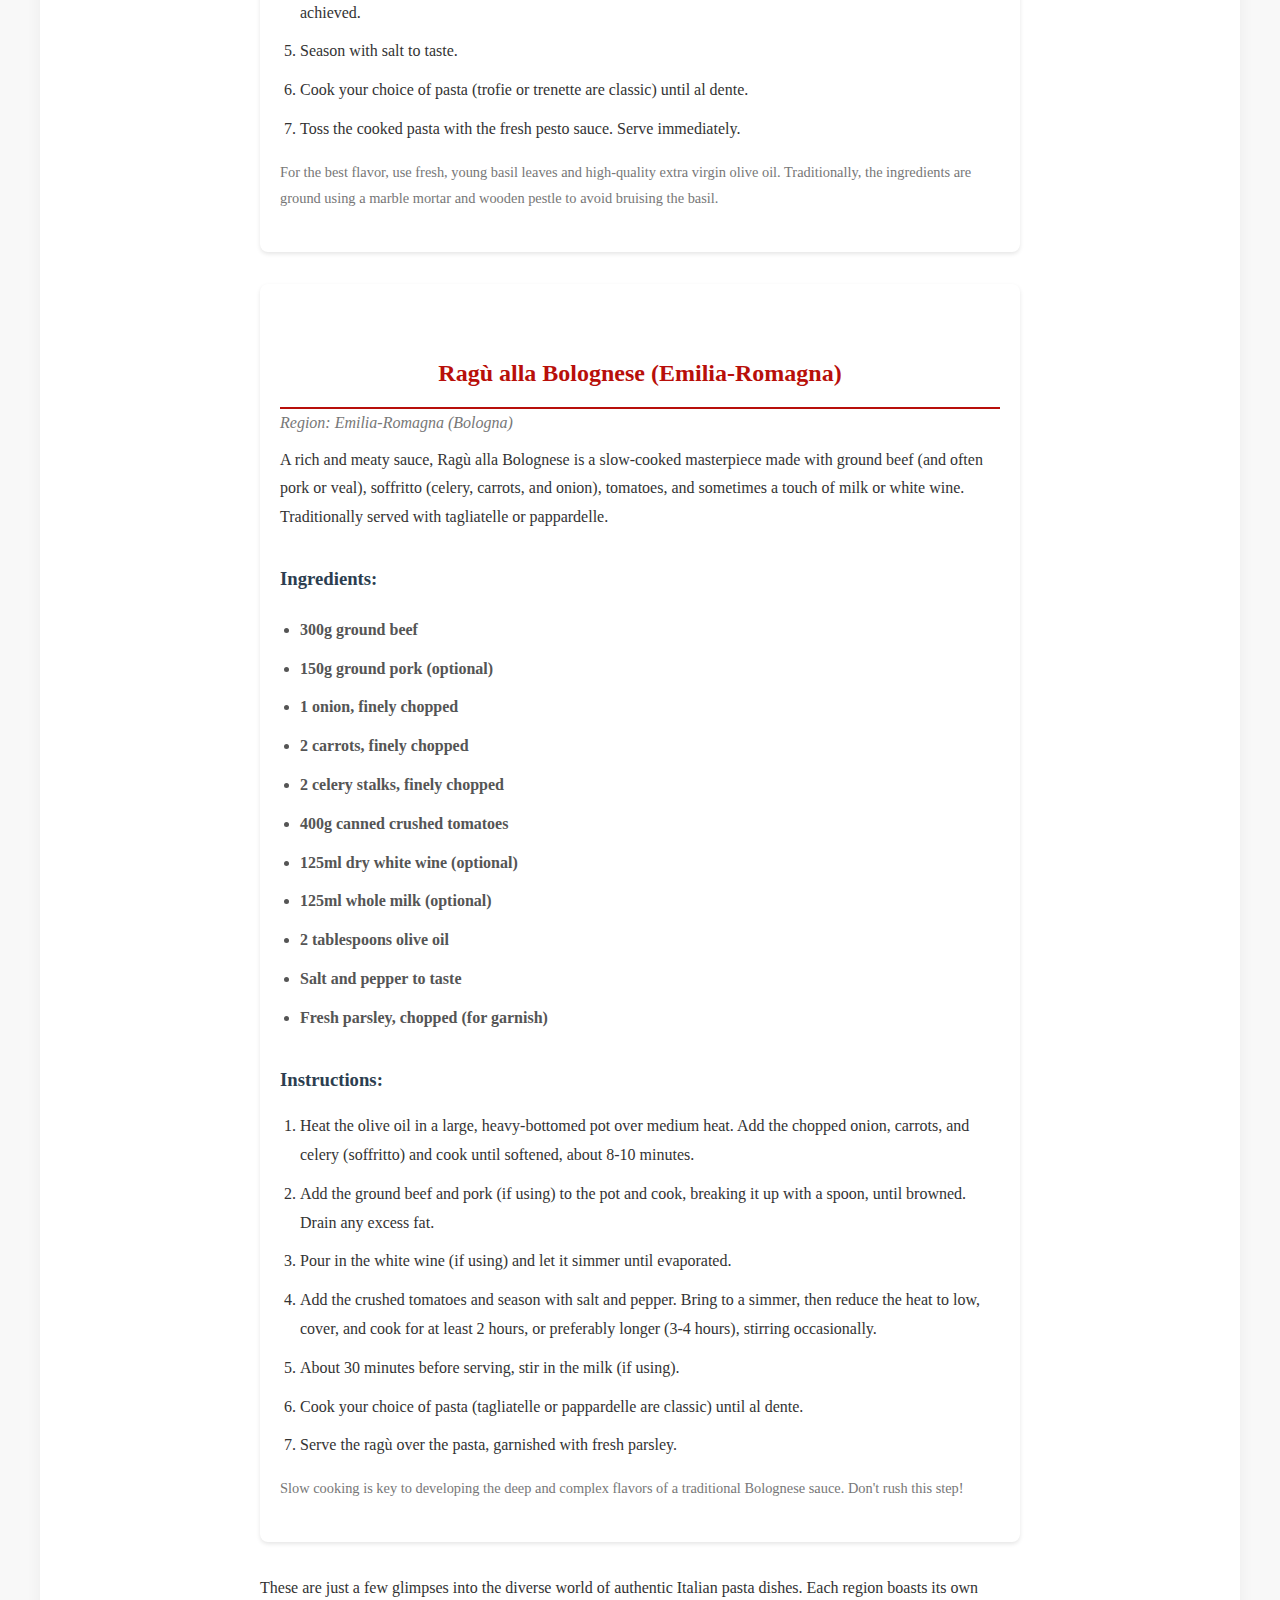
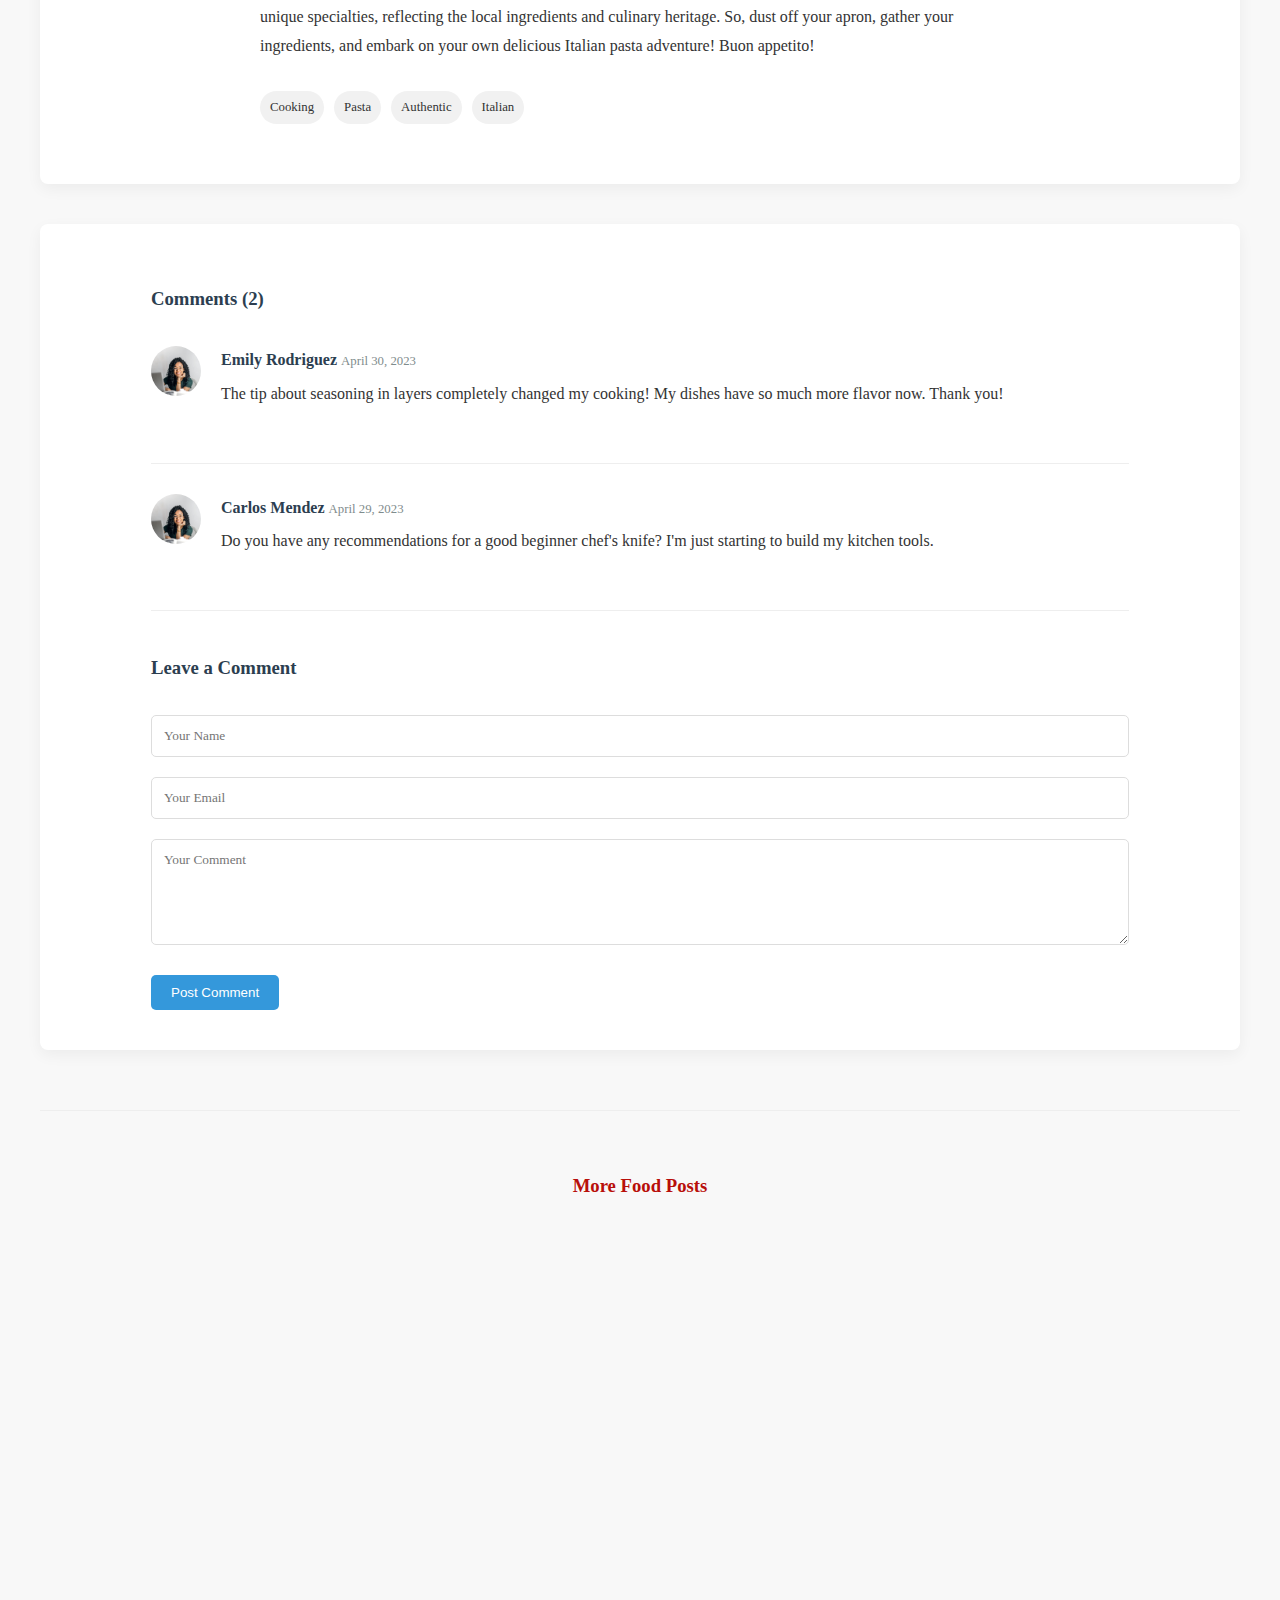
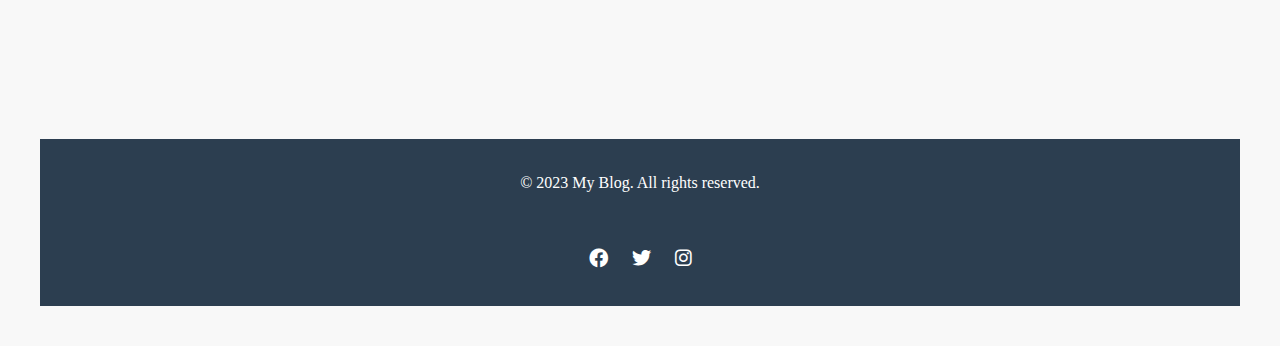
<file: BLOG/posts/italian-pasta.html>
<!DOCTYPE html>
<html lang="en">
<head>
    <meta charset="UTF-8">
    <meta name="viewport" content="width=device-width, initial-scale=1.0">
    <title>5 Essential Cooking Tips | My Blog</title>
    <link rel="stylesheet" href="../css/style.css">
    <link rel="stylesheet" href="https://cdnjs.cloudflare.com/ajax/libs/font-awesome/6.0.0-beta3/css/all.min.css">
</head>
<body>
    <header>
        <div class="container">
            <h1 class="logo">My Blog</h1>
            <nav>
                <ul>
                    <li><a href="../index.html">Home</a></li>
                    <li><a href="../about.html">About</a></li>
                    <li><a href="../contact.html">Contact</a></li>
                    <li><a href="../categories/travel.html">Travel</a></li>
                    <li><a href="../categories/food.html" class="active">Food</a></li>
                    <li><a href="../categories/tech.html">Tech</a></li>
                </ul>
                <button class="menu-toggle" aria-label="Toggle navigation">
                    <i class="fas fa-bars"></i>
                </button>
            </nav>
        </div>
    </header>

    <main class="post-main">
        <article class="post-article">
            <div class="container">
                <div class="post-header">
                    <h2>A Taste of Italy: Authentic Pasta Recipes from Across the Regions</h2>
                    <div class="post-meta">
                        <img src="../images/avatar.jpg" alt="Author" class="author-avatar">
                        <div>
                            <p class="author-name">Barbra Wendy</p>
                            <p class="post-date">Posted on April 28, 2023 in <a href="../categories/food.html">Food</a></p>
                        </div>
                    </div>
                </div>
                
                <div class="post-content">
                    <img src="../images/post4.jpg" alt="italian-pasta" class="post-featured-image">
                    
                    
                    
                    <title>A Taste of Italy: Authentic Pasta Recipes from Across the Regions</title>
    <style>
        body {
            font-family: 'Georgia', serif;
            line-height: 1.8;
            margin: 40px;
            color: #333;
            background-color: #f8f8f8;
        }
        h1, h2 {
            color: #b80f0a; /* A classic Italian red */
            text-align: center;
        }
        h2 {
            margin-top: 2em;
            border-bottom: 2px solid #b80f0a;
            padding-bottom: 0.5em;
        }
        p {
            margin-bottom: 1.5em;
        }
        .recipe {
            background-color: #fff;
            padding: 20px;
            margin-bottom: 2em;
            border-radius: 8px;
            box-shadow: 0 2px 4px rgba(0, 0, 0, 0.1);
        }
        .region {
            font-style: italic;
            color: #777;
            display: block;
            margin-bottom: 0.5em;
        }
        h3 {
            color: #b80f0a;
            margin-top: 1em;
        }
        ul {
            list-style-type: disc;
            margin-left: 20px;
            margin-bottom: 1em;
        }
        ol {
            list-style-type: decimal;
            margin-left: 20px;
            margin-bottom: 1em;
        }
        .ingredients {
            font-weight: bold;
            color: #555;
        }
        .instructions {
            margin-top: 1em;
        }
        .note {
            font-size: 0.9em;
            color: #777;
            margin-top: 1em;
        }
    </style>
</head>
<body>

    <h1>A Taste of Italy: Authentic Pasta Recipes from Across the Regions</h1>
    <p>Italy, a land renowned for its rich history, stunning landscapes, and, of course, its exquisite cuisine. At the heart of Italian gastronomy lies pasta, a simple yet versatile staple that takes on countless regional variations. Forget the generic sauces you find in supermarkets; today, we're embarking on a culinary journey to explore authentic Italian pasta recipes, each telling a story of its unique terroir and traditions.</p>

    <div class="recipe">
        <h2>Spaghetti alla Carbonara (Lazio)</h2>
        <span class="region">Region: Lazio (Rome)</span>
        <p>A Roman classic, Carbonara is all about the perfect emulsion of eggs, Pecorino Romano cheese, guanciale (cured pork cheek), and black pepper. Cream is a big no-no in authentic Carbonara!</p>
        <h3>Ingredients:</h3>
        <ul class="ingredients">
            <li>320g spaghetti</li>
            <li>150g guanciale, cut into cubes</li>
            <li>2 large eggs</li>
            <li>40g Pecorino Romano cheese, grated</li>
            <li>Black pepper, freshly ground</li>
        </ul>
        <h3>Instructions:</h3>
        <ol class="instructions">
            <li>Cook the spaghetti in salted boiling water until al dente.</li>
            <li>While the pasta cooks, sauté the guanciale in a pan over medium heat until crispy. Remove from the pan, leaving the rendered fat.</li>
            <li>In a bowl, whisk together the eggs, grated Pecorino Romano cheese, and a generous amount of freshly ground black pepper.</li>
            <li>Drain the pasta, reserving some of the cooking water.</li>
            <li>Add the hot pasta to the pan with the guanciale fat. Remove from the heat.</li>
            <li>Pour the egg and cheese mixture over the hot pasta, tossing vigorously and adding a little reserved pasta water if needed to create a creamy sauce. The heat of the pasta will gently cook the eggs.</li>
            <li>Stir in the crispy guanciale. Serve immediately with more grated Pecorino Romano and black pepper.</li>
        </ol>
        <p class="note">Authentic Carbonara uses only guanciale, not pancetta or bacon. The richness of the guanciale fat is key to the sauce's flavor.</p>
    </div>

    <div class="recipe">
        <h2>Pesto Genovese (Liguria)</h2>
        <span class="region">Region: Liguria (Genoa)</span>
        <p>Hailing from the coastal region of Liguria, Pesto Genovese is a vibrant green sauce made with fresh basil, pine nuts, garlic, Parmigiano-Reggiano, Pecorino Sardo, and extra virgin olive oil. Traditionally served with trofie or trenette pasta.</p>
        <h3>Ingredients:</h3>
        <ul class="ingredients">
            <li>50g fresh basil leaves</li>
            <li>30g Parmigiano-Reggiano cheese, grated</li>
            <li>30g Pecorino Sardo cheese, grated</li>
            <li>30g pine nuts</li>
            <li>1-2 cloves garlic</li>
            <li>100ml extra virgin olive oil</li>
            <li>Salt to taste</li>
        </ul>
        <h3>Instructions:</h3>
        <ol class="instructions">
            <li>Wash and thoroughly dry the basil leaves.</li>
            <li>In a mortar and pestle (the traditional method) or a food processor, combine the basil, pine nuts, and garlic. Pound or pulse until a coarse paste forms.</li>
            <li>Add the grated Parmigiano-Reggiano and Pecorino Sardo cheese. Continue to pound or pulse until well combined.</li>
            <li>Slowly drizzle in the extra virgin olive oil while continuously mixing until a smooth and creamy sauce is achieved.</li>
            <li>Season with salt to taste.</li>
            <li>Cook your choice of pasta (trofie or trenette are classic) until al dente.</li>
            <li>Toss the cooked pasta with the fresh pesto sauce. Serve immediately.</li>
        </ol>
        <p class="note">For the best flavor, use fresh, young basil leaves and high-quality extra virgin olive oil. Traditionally, the ingredients are ground using a marble mortar and wooden pestle to avoid bruising the basil.</p>
    </div>

    <div class="recipe">
        <h2>Ragù alla Bolognese (Emilia-Romagna)</h2>
        <span class="region">Region: Emilia-Romagna (Bologna)</span>
        <p>A rich and meaty sauce, Ragù alla Bolognese is a slow-cooked masterpiece made with ground beef (and often pork or veal), soffritto (celery, carrots, and onion), tomatoes, and sometimes a touch of milk or white wine. Traditionally served with tagliatelle or pappardelle.</p>
        <h3>Ingredients:</h3>
        <ul class="ingredients">
            <li>300g ground beef</li>
            <li>150g ground pork (optional)</li>
            <li>1 onion, finely chopped</li>
            <li>2 carrots, finely chopped</li>
            <li>2 celery stalks, finely chopped</li>
            <li>400g canned crushed tomatoes</li>
            <li>125ml dry white wine (optional)</li>
            <li>125ml whole milk (optional)</li>
            <li>2 tablespoons olive oil</li>
            <li>Salt and pepper to taste</li>
            <li>Fresh parsley, chopped (for garnish)</li>
        </ul>
        <h3>Instructions:</h3>
        <ol class="instructions">
            <li>Heat the olive oil in a large, heavy-bottomed pot over medium heat. Add the chopped onion, carrots, and celery (soffritto) and cook until softened, about 8-10 minutes.</li>
            <li>Add the ground beef and pork (if using) to the pot and cook, breaking it up with a spoon, until browned. Drain any excess fat.</li>
            <li>Pour in the white wine (if using) and let it simmer until evaporated.</li>
            <li>Add the crushed tomatoes and season with salt and pepper. Bring to a simmer, then reduce the heat to low, cover, and cook for at least 2 hours, or preferably longer (3-4 hours), stirring occasionally.</li>
            <li>About 30 minutes before serving, stir in the milk (if using).</li>
            <li>Cook your choice of pasta (tagliatelle or pappardelle are classic) until al dente.</li>
            <li>Serve the ragù over the pasta, garnished with fresh parsley.</li>
        </ol>
        <p class="note">Slow cooking is key to developing the deep and complex flavors of a traditional Bolognese sauce. Don't rush this step!</p>
    </div>

    <p>These are just a few glimpses into the diverse world of authentic Italian pasta dishes. Each region boasts its own unique specialties, reflecting the local ingredients and culinary heritage. So, dust off your apron, gather your ingredients, and embark on your own delicious Italian pasta adventure! Buon appetito!</p>

                    <div class="post-tags">
                        <span class="tag">Cooking</span>
                        <span class="tag">Pasta</span>
                        <span class="tag">Authentic</span>
                        <span class="tag">Italian</span>
                    </div>
                </div>
            </div>
        </article>
        
        <section class="comments-section">
            <div class="container">
                <h3>Comments (2)</h3>
                
                <div class="comment">
                    <img src="../images/avatar.jpg" alt="User" class="comment-avatar">
                    <div class="comment-content">
                        <h4>Emily Rodriguez <span class="comment-date">April 30, 2023</span></h4>
                        <p>The tip about seasoning in layers completely changed my cooking! My dishes have so much more flavor now. Thank you!</p>
                    </div>
                </div>
                
                <div class="comment">
                    <img src="../images/avatar.jpg" alt="User" class="comment-avatar">
                    <div class="comment-content">
                        <h4>Carlos Mendez <span class="comment-date">April 29, 2023</span></h4>
                        <p>Do you have any recommendations for a good beginner chef's knife? I'm just starting to build my kitchen tools.</p>
                    </div>
                </div>
                
                <form class="comment-form" id="comment-form">
                    <h3>Leave a Comment</h3>
                    <div class="form-group">
                        <input type="text" id="comment-name" placeholder="Your Name" required>
                    </div>
                    <div class="form-group">
                        <input type="email" id="comment-email" placeholder="Your Email" required>
                    </div>
                    <div class="form-group">
                        <textarea id="comment-message" rows="5" placeholder="Your Comment" required></textarea>
                    </div>
                    <button type="submit" class="btn">Post Comment</button>
                </form>
            </div>
        </section>
        
        <section class="related-posts">
            <div class="container">
                <h3>More Food Posts</h3>
                <div class="posts-grid">
                    <article class="post-card">
                        <img src="../images/post2.jpg" alt="Italian Pasta">
                        <div class="post-content">
                            <h4>5 Essential Cooking Tips for Home Chefs</h4>
                            <p class="post-meta">Posted on February 15, 2023</p>
                            <p>Improve your culinary skills with these simple techniques...</p>
                            <a href="../posts/cooking-tips.html" class="read-more">Read More</a>
                        </div>
                    </article>
                </div>
            </div>
        </section>
    </main>

    <footer>
        <div class="container">
            <p>&copy; 2023 My Blog. All rights reserved.</p>
            <div class="social-links">
                <a href="#"><i class="fab fa-facebook"></i></a>
                <a href="#"><i class="fab fa-twitter"></i></a>
                <a href="#"><i class="fab fa-instagram"></i></a>
            </div>
        </div>
    </footer>

    <script src="../js/script.js"></script>
</body>
</html>
</file>
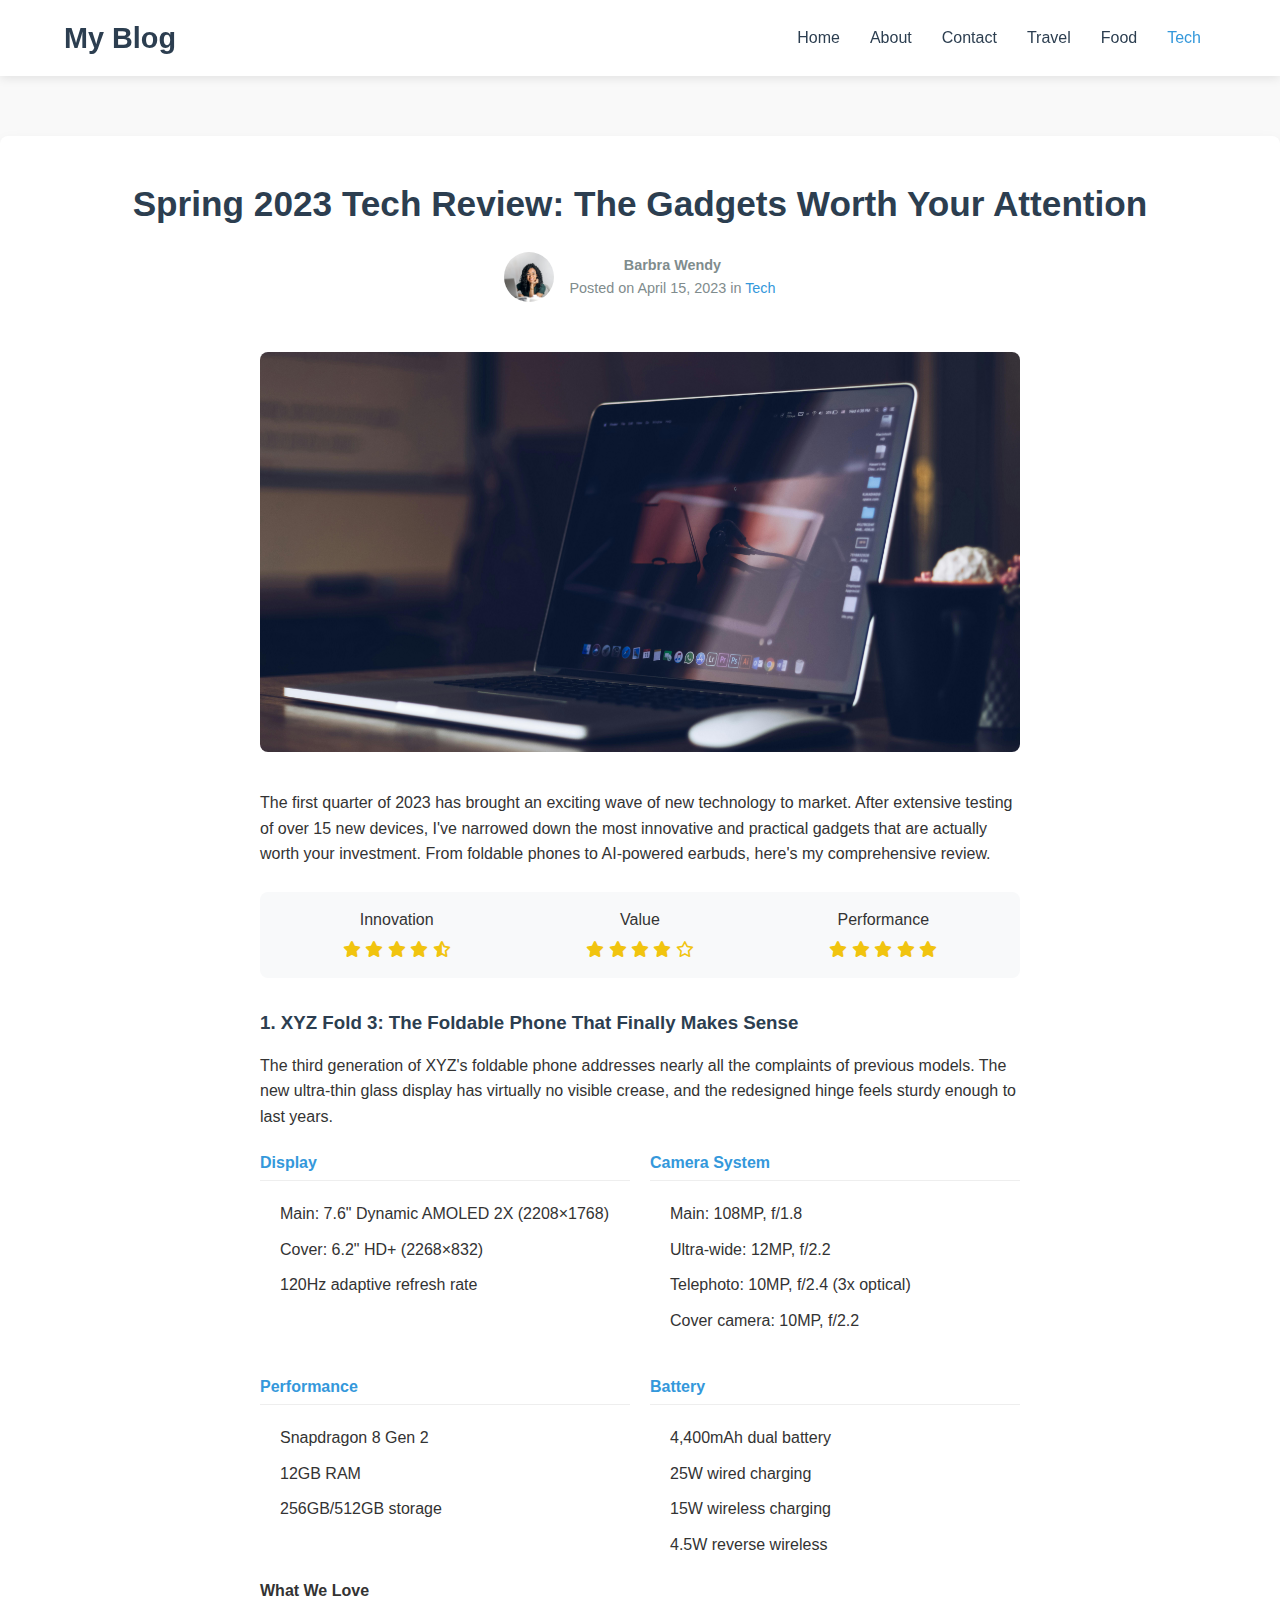
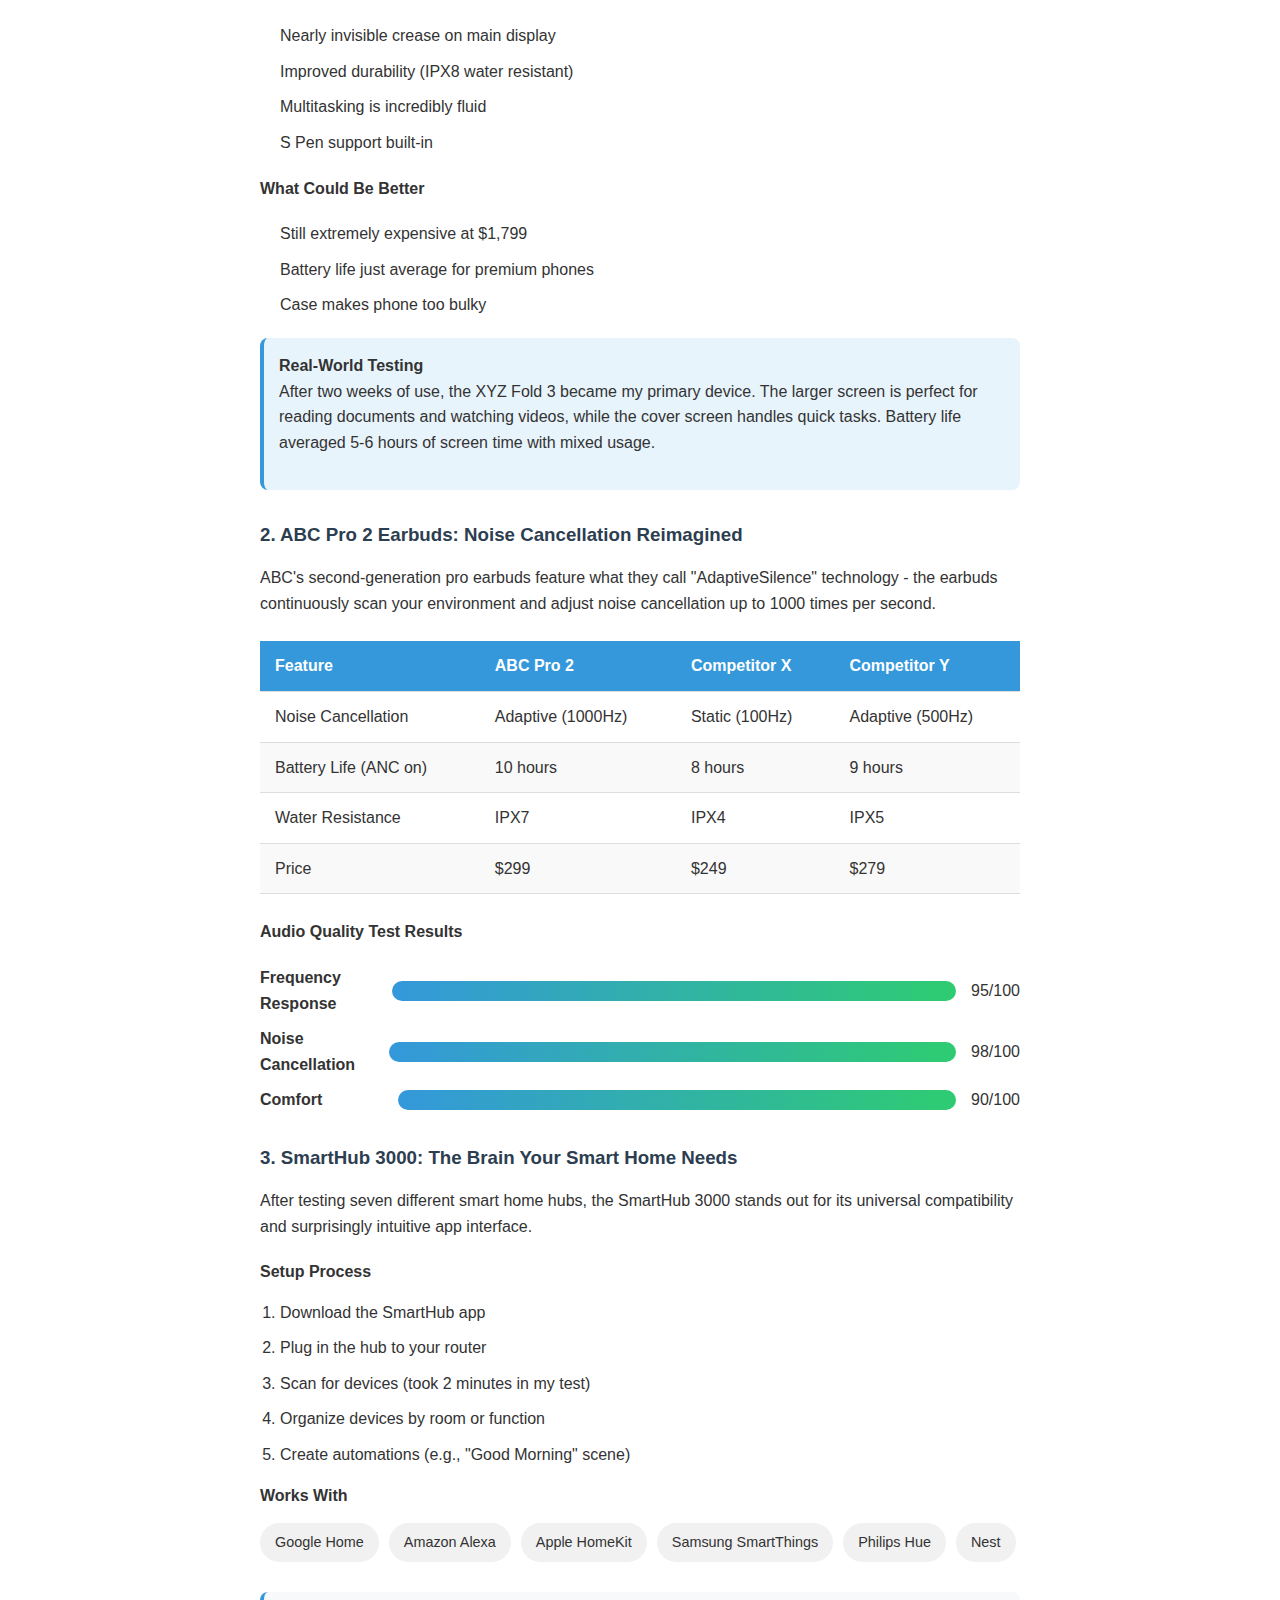
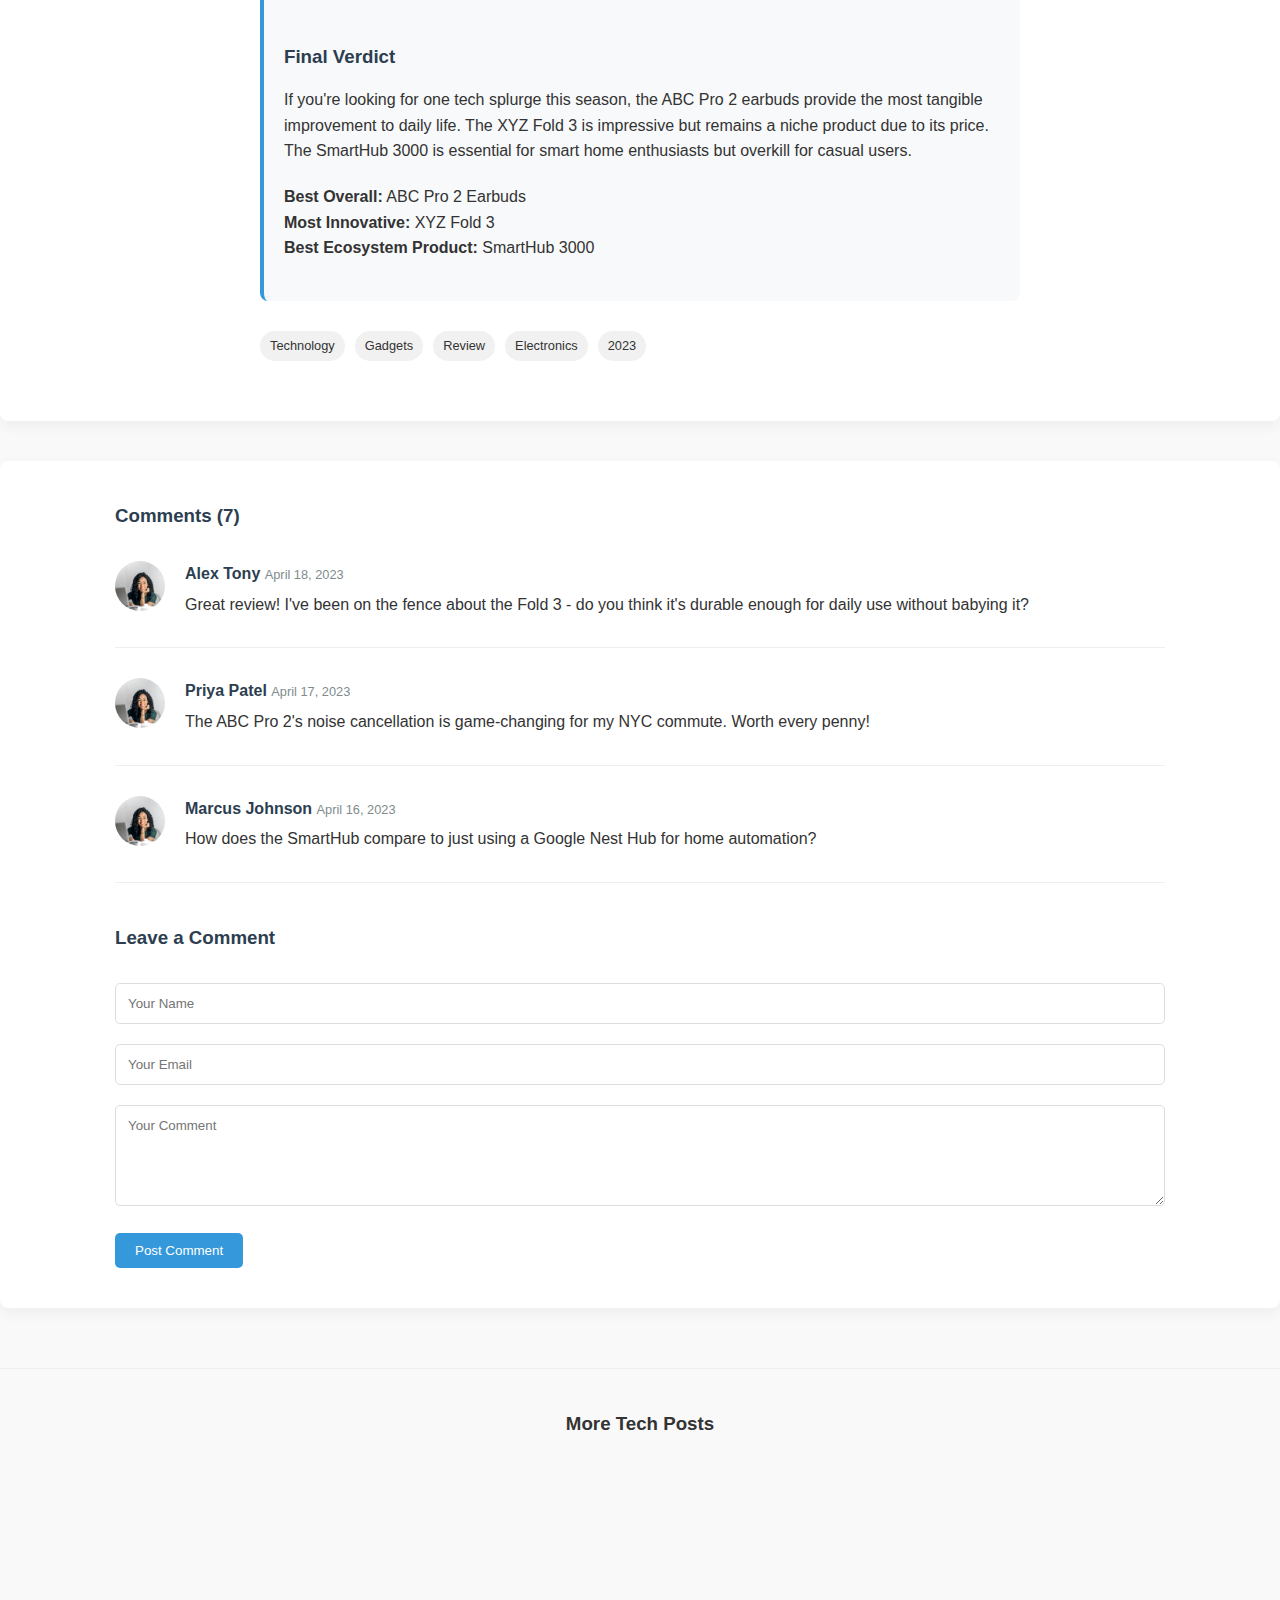
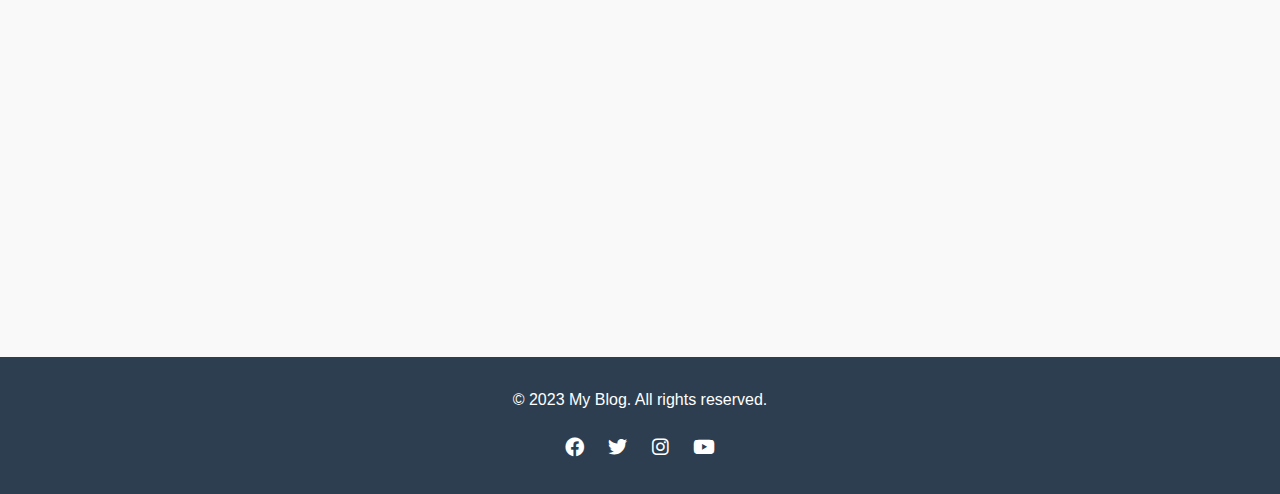
<file: BLOG/posts/tech-review.html>
<!DOCTYPE html>
<html lang="en">
<head>
    <meta charset="UTF-8">
    <meta name="viewport" content="width=device-width, initial-scale=1.0">
    <title>Latest Tech Gadgets Review | My Blog</title>
    <link rel="stylesheet" href="../css/style.css">
    <link rel="stylesheet" href="https://cdnjs.cloudflare.com/ajax/libs/font-awesome/6.0.0-beta3/css/all.min.css">
</head>
<body>
    <header>
        <div class="container">
            <h1 class="logo">My Blog</h1>
            <nav>
                <ul>
                    <li><a href="../index.html">Home</a></li>
                    <li><a href="../about.html">About</a></li>
                    <li><a href="../contact.html">Contact</a></li>
                    <li><a href="../categories/travel.html">Travel</a></li>
                    <li><a href="../categories/food.html">Food</a></li>
                    <li><a href="../categories/tech.html" class="active">Tech</a></li>
                </ul>
                <button class="menu-toggle" aria-label="Toggle navigation">
                    <i class="fas fa-bars"></i>
                </button>
            </nav>
        </div>
    </header>

    <main class="post-main">
        <article class="post-article">
            <div class="container">
                <div class="post-header">
                    <h2>Spring 2023 Tech Review: The Gadgets Worth Your Attention</h2>
                    <div class="post-meta">
                        <img src="../images/avatar.jpg" alt="Author" class="author-avatar">
                        <div>
                            <p class="author-name">Barbra Wendy</p>
                            <p class="post-date">Posted on April 15, 2023 in <a href="../categories/tech.html">Tech</a></p>
                        </div>
                    </div>
                </div>
                
                <div class="post-content">
                    <img src="../images/post3.jpg" alt="Tech Gadgets" class="post-featured-image">
                    
                    <p class="intro">The first quarter of 2023 has brought an exciting wave of new technology to market. After extensive testing of over 15 new devices, I've narrowed down the most innovative and practical gadgets that are actually worth your investment. From foldable phones to AI-powered earbuds, here's my comprehensive review.</p>
                    
                    <div class="rating-system">
                        <div class="rating-criteria">
                            <span>Innovation</span>
                            <div class="stars">
                                <i class="fas fa-star"></i>
                                <i class="fas fa-star"></i>
                                <i class="fas fa-star"></i>
                                <i class="fas fa-star"></i>
                                <i class="fas fa-star-half-alt"></i>
                            </div>
                        </div>
                        <div class="rating-criteria">
                            <span>Value</span>
                            <div class="stars">
                                <i class="fas fa-star"></i>
                                <i class="fas fa-star"></i>
                                <i class="fas fa-star"></i>
                                <i class="fas fa-star"></i>
                                <i class="far fa-star"></i>
                            </div>
                        </div>
                        <div class="rating-criteria">
                            <span>Performance</span>
                            <div class="stars">
                                <i class="fas fa-star"></i>
                                <i class="fas fa-star"></i>
                                <i class="fas fa-star"></i>
                                <i class="fas fa-star"></i>
                                <i class="fas fa-star"></i>
                            </div>
                        </div>
                    </div>
                    
                    <h3>1. XYZ Fold 3: The Foldable Phone That Finally Makes Sense</h3>
                    <p>The third generation of XYZ's foldable phone addresses nearly all the complaints of previous models. The new ultra-thin glass display has virtually no visible crease, and the redesigned hinge feels sturdy enough to last years.</p>
                    
                    <div class="tech-specs">
                        <div class="specs-grid">
                            <div class="spec-group">
                                <h4>Display</h4>
                                <ul>
                                    <li>Main: 7.6" Dynamic AMOLED 2X (2208×1768)</li>
                                    <li>Cover: 6.2" HD+ (2268×832)</li>
                                    <li>120Hz adaptive refresh rate</li>
                                </ul>
                            </div>
                            <div class="spec-group">
                                <h4>Camera System</h4>
                                <ul>
                                    <li>Main: 108MP, f/1.8</li>
                                    <li>Ultra-wide: 12MP, f/2.2</li>
                                    <li>Telephoto: 10MP, f/2.4 (3x optical)</li>
                                    <li>Cover camera: 10MP, f/2.2</li>
                                </ul>
                            </div>
                            <div class="spec-group">
                                <h4>Performance</h4>
                                <ul>
                                    <li>Snapdragon 8 Gen 2</li>
                                    <li>12GB RAM</li>
                                    <li>256GB/512GB storage</li>
                                </ul>
                            </div>
                            <div class="spec-group">
                                <h4>Battery</h4>
                                <ul>
                                    <li>4,400mAh dual battery</li>
                                    <li>25W wired charging</li>
                                    <li>15W wireless charging</li>
                                    <li>4.5W reverse wireless</li>
                                </ul>
                            </div>
                        </div>
                    </div>
                    
                    <div class="pros-cons">
                        <div class="pros">
                            <h4>What We Love</h4>
                            <ul>
                                <li>Nearly invisible crease on main display</li>
                                <li>Improved durability (IPX8 water resistant)</li>
                                <li>Multitasking is incredibly fluid</li>
                                <li>S Pen support built-in</li>
                            </ul>
                        </div>
                        <div class="cons">
                            <h4>What Could Be Better</h4>
                            <ul>
                                <li>Still extremely expensive at $1,799</li>
                                <li>Battery life just average for premium phones</li>
                                <li>Case makes phone too bulky</li>
                            </ul>
                        </div>
                    </div>
                    
                    <div class="real-world-test">
                        <h4>Real-World Testing</h4>
                        <p>After two weeks of use, the XYZ Fold 3 became my primary device. The larger screen is perfect for reading documents and watching videos, while the cover screen handles quick tasks. Battery life averaged 5-6 hours of screen time with mixed usage.</p>
                    </div>
                    
                    <h3>2. ABC Pro 2 Earbuds: Noise Cancellation Reimagined</h3>
                    <p>ABC's second-generation pro earbuds feature what they call "AdaptiveSilence" technology - the earbuds continuously scan your environment and adjust noise cancellation up to 1000 times per second.</p>
                    
                    <div class="feature-comparison">
                        <table>
                            <thead>
                                <tr>
                                    <th>Feature</th>
                                    <th>ABC Pro 2</th>
                                    <th>Competitor X</th>
                                    <th>Competitor Y</th>
                                </tr>
                            </thead>
                            <tbody>
                                <tr>
                                    <td>Noise Cancellation</td>
                                    <td>Adaptive (1000Hz)</td>
                                    <td>Static (100Hz)</td>
                                    <td>Adaptive (500Hz)</td>
                                </tr>
                                <tr>
                                    <td>Battery Life (ANC on)</td>
                                    <td>10 hours</td>
                                    <td>8 hours</td>
                                    <td>9 hours</td>
                                </tr>
                                <tr>
                                    <td>Water Resistance</td>
                                    <td>IPX7</td>
                                    <td>IPX4</td>
                                    <td>IPX5</td>
                                </tr>
                                <tr>
                                    <td>Price</td>
                                    <td>$299</td>
                                    <td>$249</td>
                                    <td>$279</td>
                                </tr>
                            </tbody>
                        </table>
                    </div>
                    
                    <div class="audio-test">
                        <h4>Audio Quality Test Results</h4>
                        <div class="audio-graph">
                            <div class="frequency-response">
                                <div class="fr-label">Frequency Response</div>
                                <div class="fr-bar" style="width: 95%"></div>
                                <div class="fr-value">95/100</div>
                            </div>
                            <div class="noise-cancellation">
                                <div class="nc-label">Noise Cancellation</div>
                                <div class="nc-bar" style="width: 98%"></div>
                                <div class="nc-value">98/100</div>
                            </div>
                            <div class="comfort">
                                <div class="c-label">Comfort</div>
                                <div class="c-bar" style="width: 90%"></div>
                                <div class="c-value">90/100</div>
                            </div>
                        </div>
                    </div>
                    
                    <h3>3. SmartHub 3000: The Brain Your Smart Home Needs</h3>
                    <p>After testing seven different smart home hubs, the SmartHub 3000 stands out for its universal compatibility and surprisingly intuitive app interface.</p>
                    
                    <div class="setup-steps">
                        <h4>Setup Process</h4>
                        <ol>
                            <li>Download the SmartHub app</li>
                            <li>Plug in the hub to your router</li>
                            <li>Scan for devices (took 2 minutes in my test)</li>
                            <li>Organize devices by room or function</li>
                            <li>Create automations (e.g., "Good Morning" scene)</li>
                        </ol>
                    </div>
                    
                    <div class="compatibility">
                        <h4>Works With</h4>
                        <div class="brand-logos">
                            <div class="brand-logo">Google Home</div>
                            <div class="brand-logo">Amazon Alexa</div>
                            <div class="brand-logo">Apple HomeKit</div>
                            <div class="brand-logo">Samsung SmartThings</div>
                            <div class="brand-logo">Philips Hue</div>
                            <div class="brand-logo">Nest</div>
                        </div>
                    </div>
                    
                    <div class="final-thoughts">
                        <h3>Final Verdict</h3>
                        <p>If you're looking for one tech splurge this season, the ABC Pro 2 earbuds provide the most tangible improvement to daily life. The XYZ Fold 3 is impressive but remains a niche product due to its price. The SmartHub 3000 is essential for smart home enthusiasts but overkill for casual users.</p>
                        <p><strong>Best Overall:</strong> ABC Pro 2 Earbuds<br>
                        <strong>Most Innovative:</strong> XYZ Fold 3<br>
                        <strong>Best Ecosystem Product:</strong> SmartHub 3000</p>
                    </div>
                    
                    <div class="post-tags">
                        <span class="tag">Technology</span>
                        <span class="tag">Gadgets</span>
                        <span class="tag">Review</span>
                        <span class="tag">Electronics</span>
                        <span class="tag">2023</span>
                    </div>
                </div>
            </div>
        </article>
        
        <section class="comments-section">
            <div class="container">
                <h3>Comments (7)</h3>
                
                <div class="comment">
                    <img src="../images/avatar.jpg" alt="User" class="comment-avatar">
                    <div class="comment-content">
                        <h4>Alex Tony <span class="comment-date">April 18, 2023</span></h4>
                        <p>Great review! I've been on the fence about the Fold 3 - do you think it's durable enough for daily use without babying it?</p>
                    </div>
                </div>
                
                <div class="comment">
                    <img src="../images/avatar.jpg" alt="User" class="comment-avatar">
                    <div class="comment-content">
                        <h4>Priya Patel <span class="comment-date">April 17, 2023</span></h4>
                        <p>The ABC Pro 2's noise cancellation is game-changing for my NYC commute. Worth every penny!</p>
                    </div>
                </div>
                
                <div class="comment">
                    <img src="../images/avatar.jpg" alt="User" class="comment-avatar">
                    <div class="comment-content">
                        <h4>Marcus Johnson <span class="comment-date">April 16, 2023</span></h4>
                        <p>How does the SmartHub compare to just using a Google Nest Hub for home automation?</p>
                    </div>
                </div>
                
                <form class="comment-form" id="comment-form">
                    <h3>Leave a Comment</h3>
                    <div class="form-group">
                        <input type="text" id="comment-name" placeholder="Your Name" required>
                    </div>
                    <div class="form-group">
                        <input type="email" id="comment-email" placeholder="Your Email" required>
                    </div>
                    <div class="form-group">
                        <textarea id="comment-message" rows="5" placeholder="Your Comment" required></textarea>
                    </div>
                    <button type="submit" class="btn">Post Comment</button>
                </form>
            </div>
        </section>
        
        <section class="related-posts">
            <div class="container">
                <h3>More Tech Posts</h3>
                <div class="posts-grid">
                    <article class="post-card">
                        <img src="../images/post6.jpg" alt="Smartphone">
                        <div class="post-content">
                            <h4>Smartphone Camera Comparison 2023</h4>
                            <p class="post-meta">Posted on January 30, 2023</p>
                            <p>Which flagship phone has the best camera system? We put them to the test...</p>
                            <a href="../posts/smartphone-cameras.html" class="read-more">Read More</a>
                        </div>
                    </article>
                    
                    <article class="post-card">
                        <img src="../images/post7.png" alt="Laptop">
                        <div class="post-content">
                            <h4>Best Laptops for Creators in 2023</h4>
                            <p class="post-meta">Posted on March 12, 2023</p>
                            <p>Our top picks for photo/video editing, 3D rendering, and music production...</p>
                            <a href="../posts/creator-laptops.html" class="read-more">Read More</a>
                        </div>
                    </article>
                </div>
            </div>
        </section>
    </main>

    <footer>
        <div class="container">
            <p>&copy; 2023 My Blog. All rights reserved.</p>
            <div class="social-links">
                <a href="#"><i class="fab fa-facebook"></i></a>
                <a href="#"><i class="fab fa-twitter"></i></a>
                <a href="#"><i class="fab fa-instagram"></i></a>
                <a href="#"><i class="fab fa-youtube"></i></a>
            </div>
        </div>
    </footer>

    <script src="../js/script.js"></script>
</body>
</html>
</file>
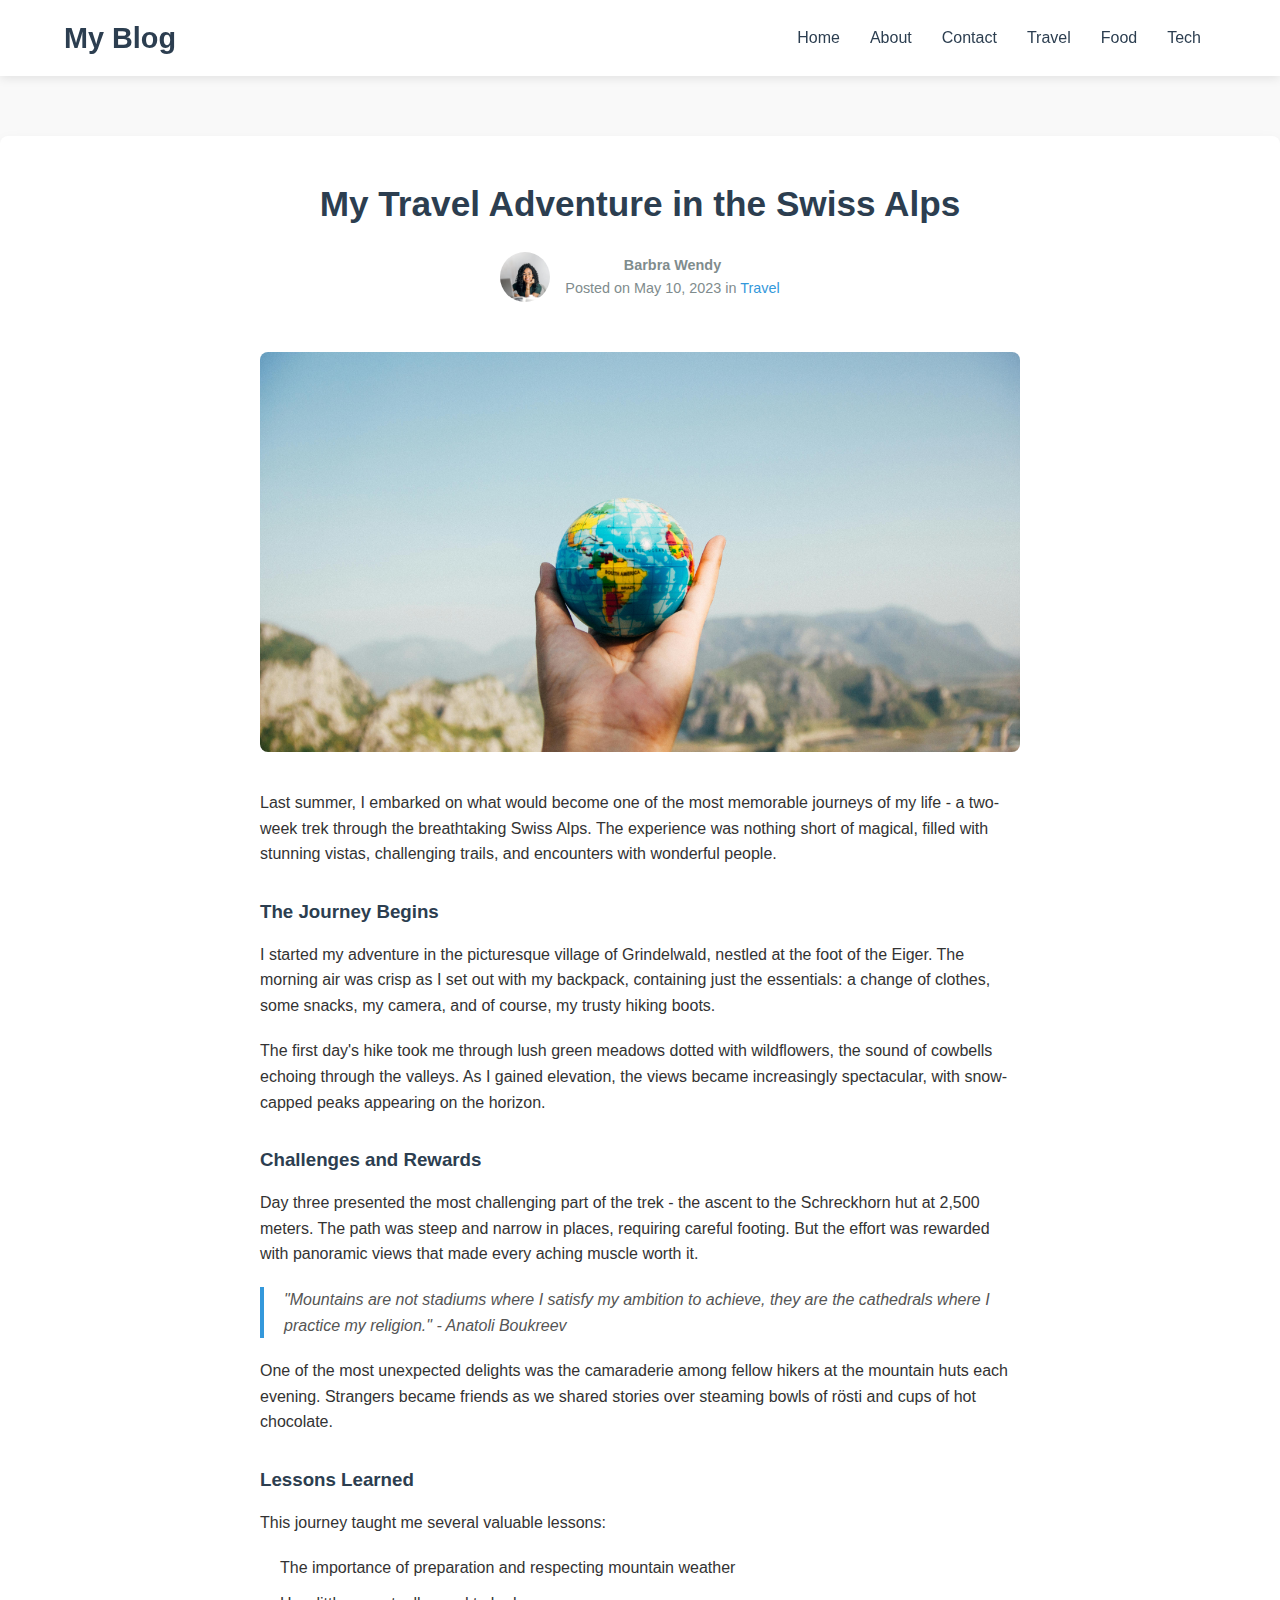
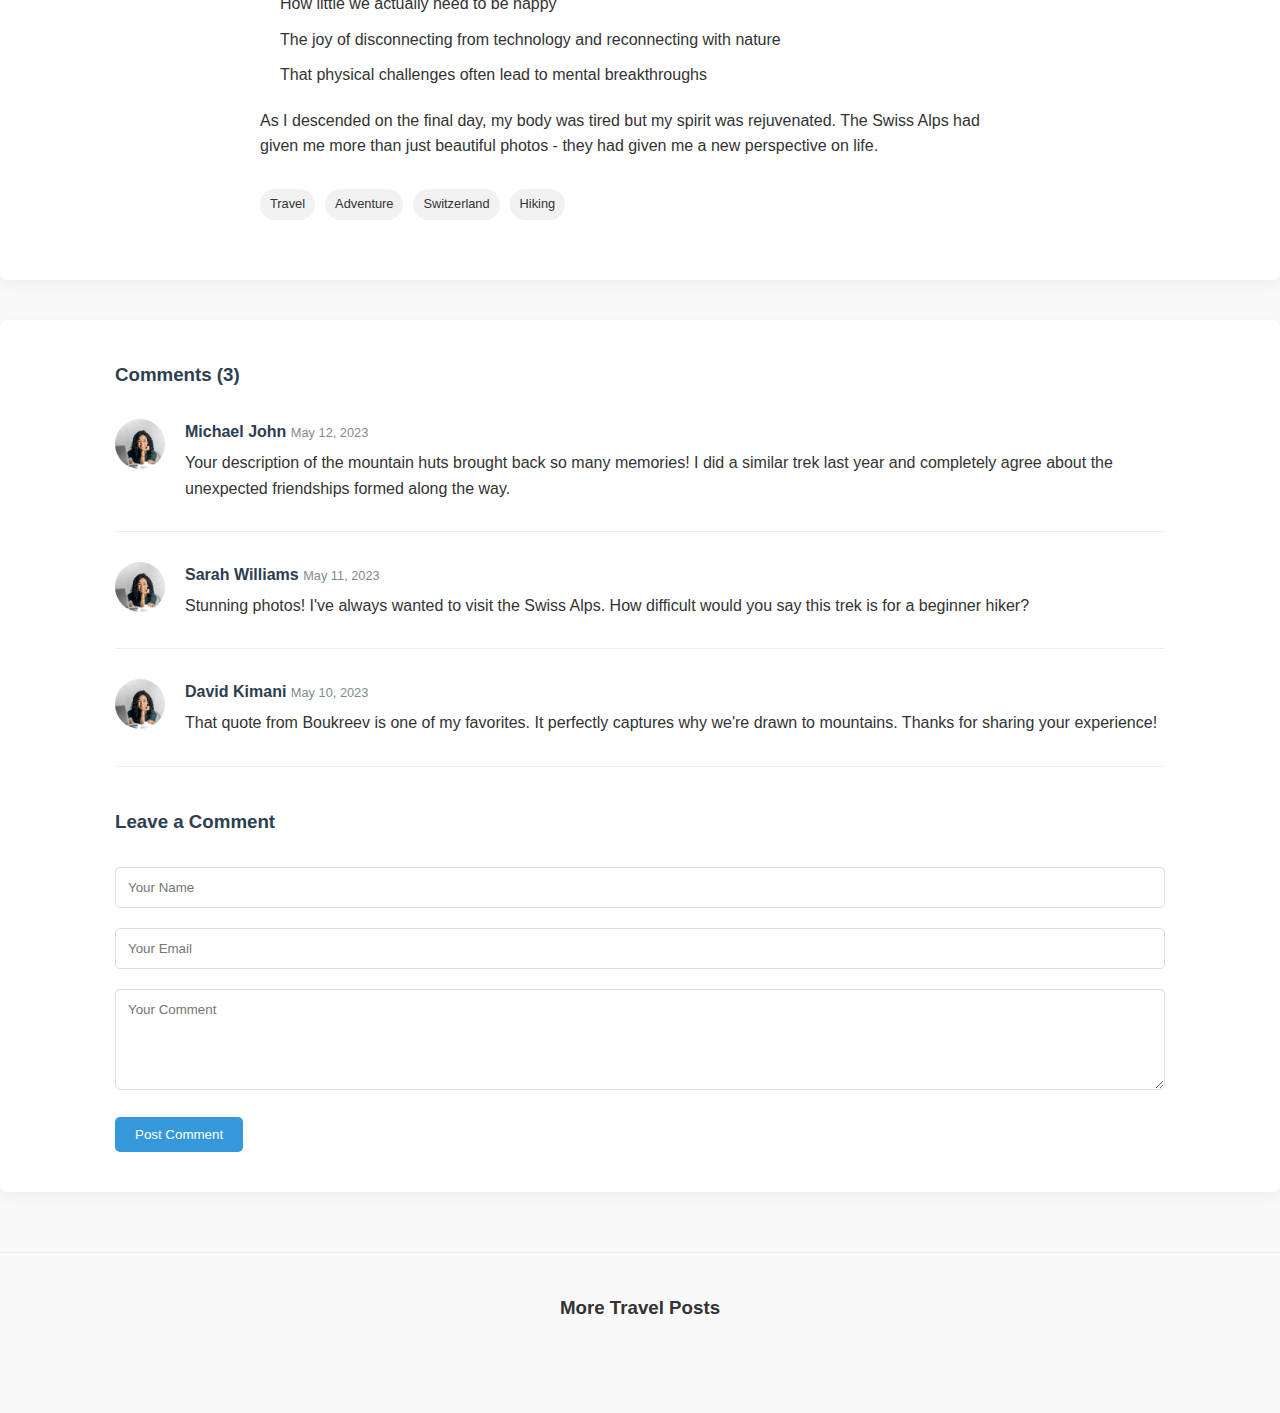
<file: BLOG/posts/travel-adventure.html>
<!DOCTYPE html>
<html lang="en">
<head>
    <meta charset="UTF-8">
    <meta name="viewport" content="width=device-width, initial-scale=1.0">
    <title>My Travel Adventure | My Blog</title>
    <link rel="stylesheet" href="../css/style.css">
    <link rel="stylesheet" href="https://cdnjs.cloudflare.com/ajax/libs/font-awesome/6.0.0-beta3/css/all.min.css">
</head>
<body>
    <header>
        <div class="container">
            <h1 class="logo">My Blog</h1>
            <nav>
                <ul>
                    <li><a href="../index.html">Home</a></li>
                    <li><a href="../about.html">About</a></li>
                    <li><a href="../contact.html">Contact</a></li>
                    <li><a href="../categories/travel.html">Travel</a></li>
                    <li><a href="../categories/food.html">Food</a></li>
                    <li><a href="../categories/tech.html">Tech</a></li>
                </ul>
                <button class="menu-toggle" aria-label="Toggle navigation">
                    <i class="fas fa-bars"></i>
                </button>
            </nav>
        </div>
    </header>

    <main class="post-main">
        <article class="post-article">
            <div class="container">
                <div class="post-header">
                    <h2>My Travel Adventure in the Swiss Alps</h2>
                    <div class="post-meta">
                        <img src="../images/avatar.jpg" alt="Author" class="author-avatar">
                        <div>
                            <p class="author-name">Barbra Wendy</p>
                            <p class="post-date">Posted on May 10, 2023 in <a href="../categories/travel.html">Travel</a></p>
                        </div>
                    </div>
                </div>
                
                <div class="post-content">
                    <img src="../images/post1.jpg" alt="Swiss Alps" class="post-featured-image">
                    
                    <p>Last summer, I embarked on what would become one of the most memorable journeys of my life - a two-week trek through the breathtaking Swiss Alps. The experience was nothing short of magical, filled with stunning vistas, challenging trails, and encounters with wonderful people.</p>
                    
                    <h3>The Journey Begins</h3>
                    <p>I started my adventure in the picturesque village of Grindelwald, nestled at the foot of the Eiger. The morning air was crisp as I set out with my backpack, containing just the essentials: a change of clothes, some snacks, my camera, and of course, my trusty hiking boots.</p>
                    
                    <p>The first day's hike took me through lush green meadows dotted with wildflowers, the sound of cowbells echoing through the valleys. As I gained elevation, the views became increasingly spectacular, with snow-capped peaks appearing on the horizon.</p>
                    
                    <h3>Challenges and Rewards</h3>
                    <p>Day three presented the most challenging part of the trek - the ascent to the Schreckhorn hut at 2,500 meters. The path was steep and narrow in places, requiring careful footing. But the effort was rewarded with panoramic views that made every aching muscle worth it.</p>
                    
                    <blockquote>
                        "Mountains are not stadiums where I satisfy my ambition to achieve, they are the cathedrals where I practice my religion." - Anatoli Boukreev
                    </blockquote>
                    
                    <p>One of the most unexpected delights was the camaraderie among fellow hikers at the mountain huts each evening. Strangers became friends as we shared stories over steaming bowls of rösti and cups of hot chocolate.</p>
                    
                    <h3>Lessons Learned</h3>
                    <p>This journey taught me several valuable lessons:</p>
                    <ul>
                        <li>The importance of preparation and respecting mountain weather</li>
                        <li>How little we actually need to be happy</li>
                        <li>The joy of disconnecting from technology and reconnecting with nature</li>
                        <li>That physical challenges often lead to mental breakthroughs</li>
                    </ul>
                    
                    <p>As I descended on the final day, my body was tired but my spirit was rejuvenated. The Swiss Alps had given me more than just beautiful photos - they had given me a new perspective on life.</p>
                    
                    <div class="post-tags">
                        <span class="tag">Travel</span>
                        <span class="tag">Adventure</span>
                        <span class="tag">Switzerland</span>
                        <span class="tag">Hiking</span>
                    </div>
                </div>
            </div>
        </article>
        
        <section class="comments-section">
            <div class="container">
                <h3>Comments (3)</h3>
                
                <div class="comment">
                    <img src="../images/avatar.jpg" alt="User" class="comment-avatar">
                    <div class="comment-content">
                        <h4>Michael John <span class="comment-date">May 12, 2023</span></h4>
                        <p>Your description of the mountain huts brought back so many memories! I did a similar trek last year and completely agree about the unexpected friendships formed along the way.</p>
                    </div>
                </div>
                
                <div class="comment">
                    <img src="../images/avatar.jpg" alt="User" class="comment-avatar">
                    <div class="comment-content">
                        <h4>Sarah Williams <span class="comment-date">May 11, 2023</span></h4>
                        <p>Stunning photos! I've always wanted to visit the Swiss Alps. How difficult would you say this trek is for a beginner hiker?</p>
                    </div>
                </div>
                
                <div class="comment">
                    <img src="../images/avatar.jpg" alt="User" class="comment-avatar">
                    <div class="comment-content">
                        <h4>David Kimani <span class="comment-date">May 10, 2023</span></h4>
                        <p>That quote from Boukreev is one of my favorites. It perfectly captures why we're drawn to mountains. Thanks for sharing your experience!</p>
                    </div>
                </div>
                
                <form class="comment-form" id="comment-form">
                    <h3>Leave a Comment</h3>
                    <div class="form-group">
                        <input type="text" id="comment-name" placeholder="Your Name" required>
                    </div>
                    <div class="form-group">
                        <input type="email" id="comment-email" placeholder="Your Email" required>
                    </div>
                    <div class="form-group">
                        <textarea id="comment-message" rows="5" placeholder="Your Comment" required></textarea>
                    </div>
                    <button type="submit" class="btn">Post Comment</button>
                </form>
            </div>
        </section>
        
        <section class="related-posts">
            <div class="container">
                <h3>More Travel Posts</h3>
                <div class="posts-grid">
                    <article class="post-card">
                        <img src="../images/post1.jpg" alt="
</file>
<file: BLOG/css/style.css>
/* Global Styles */
:root {
    --primary-color: #3498db;
    --secondary-color: #2c3e50;
    --light-color: #ecf0f1;
    --dark-color: #2c3e50;
    --success-color: #2ecc71;
    --error-color: #e74c3c;
}

* {
    margin: 0;
    padding: 0;
    box-sizing: border-box;
}

body {
    font-family: 'Segoe UI', Tahoma, Geneva, Verdana, sans-serif;
    line-height: 1.6;
    color: #333;
    background-color: #f9f9f9;
}

a {
    text-decoration: none;
    color: var(--primary-color);
}

ul {
    list-style: none;
}

img {
    max-width: 100%;
    height: auto;
}

.container {
    width: 90%;
    max-width: 1200px;
    margin: 0 auto;
    padding: 0 15px;
}

.btn {
    display: inline-block;
    background: var(--primary-color);
    color: white;
    padding: 10px 20px;
    border: none;
    border-radius: 5px;
    cursor: pointer;
    transition: all 0.3s ease;
}

.btn:hover {
    background: #2980b9;
    transform: translateY(-2px);
}

/* Header Styles */
header {
    background: white;
    box-shadow: 0 2px 10px rgba(0, 0, 0, 0.1);
    position: sticky;
    top: 0;
    z-index: 100;
}

header .container {
    display: flex;
    justify-content: space-between;
    align-items: center;
    padding: 15px 0;
}

.logo {
    font-size: 1.8rem;
    font-weight: 700;
    color: var(--dark-color);
}

nav ul {
    display: flex;
}

nav ul li a {
    padding: 10px 15px;
    color: var(--dark-color);
    font-weight: 500;
    transition: color 0.3s ease;
}

nav ul li a:hover, nav ul li a.active {
    color: var(--primary-color);
}

.menu-toggle {
    display: none;
    background: none;
    border: none;
    font-size: 1.5rem;
    cursor: pointer;
    color: var(--dark-color);
}

/* Hero Section */
.hero {
    background: linear-gradient(rgba(0, 0, 0, 0.5), rgba(0, 0, 0, 0.5)), url('../images/hero.jpg') no-repeat center center/cover;
    color: white;
    height: 60vh;
    display: flex;
    align-items: center;
    text-align: center;
}

.hero h2 {
    font-size: 3rem;
    margin-bottom: 20px;
}

.hero p {
    font-size: 1.2rem;
    margin-bottom: 30px;
}

/* Featured Posts */
.featured-posts {
    padding: 60px 0;
}

.featured-posts h2 {
    text-align: center;
    margin-bottom: 40px;
    font-size: 2.2rem;
    color: var(--dark-color);
}

.posts-grid {
    display: grid;
    grid-template-columns: repeat(auto-fill, minmax(300px, 1fr));
    gap: 30px;
}

.post-card {
    background: white;
    border-radius: 8px;
    overflow: hidden;
    box-shadow: 0 5px 15px rgba(0, 0, 0, 0.1);
    transition: transform 0.3s ease;
}

.post-card:hover {
    transform: translateY(-10px);
}

.post-card img {
    height: 200px;
    width: 100%;
    object-fit: cover;
}

.post-content {
    padding: 20px;
}

.post-content h3 {
    margin-bottom: 10px;
    color: var(--dark-color);
}

.post-meta {
    color: #7f8c8d;
    font-size: 0.9rem;
    margin-bottom: 15px;
}

.read-more {
    display: inline-block;
    margin-top: 15px;
    font-weight: 600;
}

/* Newsletter Section */
.newsletter {
    background: var(--secondary-color);
    color: white;
    padding: 50px 0;
    text-align: center;
}

.newsletter h2 {
    margin-bottom: 20px;
}

.newsletter form {
    display: flex;
    max-width: 500px;
    margin: 0 auto;
}

.newsletter input {
    flex: 1;
    padding: 12px;
    border: none;
    border-radius: 5px 0 0 5px;
}

.newsletter button {
    border-radius: 0 5px 5px 0;
}

/* Footer Styles */
footer {
    background: var(--dark-color);
    color: white;
    padding: 30px 0;
    text-align: center;
}

footer .container {
    display: flex;
    flex-direction: column;
    align-items: center;
}

.social-links {
    margin-top: 20px;
}

.social-links a {
    color: white;
    margin: 0 10px;
    font-size: 1.2rem;
    transition: color 0.3s ease;
}

.social-links a:hover {
    color: var(--primary-color);
}

/* About Page Styles */
.about-section {
    padding: 60px 0;
}

.about-content {
    display: grid;
    grid-template-columns: 1fr 1fr;
    gap: 40px;
    align-items: center;
}

.about-image img {
    border-radius: 8px;
    box-shadow: 0 5px 15px rgba(0, 0, 0, 0.1);
}

.mission-section {
    background: #f1f1f1;
    padding: 60px 0;
}

.mission-section h2 {
    text-align: center;
    margin-bottom: 40px;
}

.mission-grid {
    display: grid;
    grid-template-columns: repeat(auto-fit, minmax(250px, 1fr));
    gap: 30px;
}

.mission-card {
    background: white;
    padding: 30px;
    border-radius: 8px;
    text-align: center;
    box-shadow: 0 5px 15px rgba(0, 0, 0, 0.05);
}

.mission-card i {
    font-size: 2.5rem;
    color: var(--primary-color);
    margin-bottom: 20px;
}

.mission-card h3 {
    margin-bottom: 15px;
}

/* Contact Page Styles */
.contact-section {
    padding: 60px 0;
}

.contact-container {
    display: grid;
    grid-template-columns: 1fr 1fr;
    gap: 40px;
}

.contact-info {
    background: #f9f9f9;
    padding: 30px;
    border-radius: 8px;
}

.contact-info h3 {
    margin-bottom: 20px;
    color: var(--dark-color);
}

.contact-info p {
    margin-bottom: 15px;
    display: flex;
    align-items: center;
}

.contact-info i {
    margin-right: 10px;
    color: var(--primary-color);
    width: 20px;
}

.contact-social {
    margin-top: 30px;
}

.contact-form {
    background: white;
    padding: 30px;
    border-radius: 8px;
    box-shadow: 0 5px 15px rgba(0, 0, 0, 0.05);
}

.contact-form h3 {
    margin-bottom: 20px;
    color: var(--dark-color);
}

.form-group {
    margin-bottom: 20px;
}

.form-group input,
.form-group textarea {
    width: 100%;
    padding: 12px;
    border: 1px solid #ddd;
    border-radius: 5px;
    font-family: inherit;
}

.form-group textarea {
    resize: vertical;
}

/* Blog Post Styles */
.post-main {
    padding: 60px 0;
}

.post-article {
    background: white;
    border-radius: 8px;
    box-shadow: 0 5px 15px rgba(0, 0, 0, 0.05);
    padding: 40px;
    margin-bottom: 40px;
}

.post-header {
    margin-bottom: 30px;
    text-align: center;
}

.post-header h2 {
    font-size: 2.2rem;
    color: var(--dark-color);
    margin-bottom: 20px;
}

.post-meta {
    display: flex;
    align-items: center;
    justify-content: center;
    gap: 15px;
}

.author-avatar {
    width: 50px;
    height: 50px;
    border-radius: 50%;
    object-fit: cover;
}

.author-name {
    font-weight: 600;
}

.post-date {
    color: #7f8c8d;
    font-size: 0.9rem;
}

.post-featured-image {
    width: 100%;
    height: 400px;
    object-fit: cover;
    border-radius: 8px;
    margin-bottom: 30px;
}

.post-content {
    max-width: 800px;
    margin: 0 auto;
}

.post-content h3 {
    margin: 30px 0 15px;
    color: var(--dark-color);
}

.post-content p {
    margin-bottom: 20px;
}

.post-content blockquote {
    border-left: 4px solid var(--primary-color);
    padding-left: 20px;
    margin: 20px 0;
    font-style: italic;
    color: #555;
}

.post-content ul {
    margin: 20px 0;
    padding-left: 20px;
}

.post-content li {
    margin-bottom: 10px;
}

.post-tags {
    display: flex;
    gap: 10px;
    margin-top: 30px;
}

.tag {
    background: #f1f1f1;
    padding: 5px 10px;
    border-radius: 20px;
    font-size: 0.8rem;
}

/* Comments Section */
.comments-section {
    background: white;
    border-radius: 8px;
    box-shadow: 0 5px 15px rgba(0, 0, 0, 0.05);
    padding: 40px;
}

.comments-section h3 {
    margin-bottom: 30px;
    color: var(--dark-color);
}

.comment {
    display: flex;
    gap: 20px;
    margin-bottom: 30px;
    padding-bottom: 30px;
    border-bottom: 1px solid #eee;
}

.comment:last-child {
    border-bottom: none;
    margin-bottom: 0;
    padding-bottom: 0;
}

.comment-avatar {
    width: 50px;
    height: 50px;
    border-radius: 50%;
    object-fit: cover;
}

.comment-content h4 {
    margin-bottom: 5px;
    color: var(--dark-color);
}

.comment-date {
    color: #7f8c8d;
    font-size: 0.8rem;
    font-weight: normal;
}

.comment-form {
    margin-top: 40px;
}

/* Responsive Styles */
@media (max-width: 768px) {
    .menu-toggle {
        display: block;
    }

    nav ul {
        display: none;
        position: absolute;
        top: 70px;
        left: 0;
        right: 0;
        background: white;
        flex-direction: column;
        padding: 20px;
        box-shadow: 0 5px 10px rgba(0, 0, 0, 0.1);
    }

    nav ul.show {
        display: flex;
    }

    nav ul li {
        margin: 10px 0;
    }

    .hero h2 {
        font-size: 2.2rem;
    }

    .about-content,
    .contact-container {
        grid-template-columns: 1fr;
    }

    .post-featured-image {
        height: 250px;
    }

    .post-article,
    .comments-section {
        padding: 30px 20px;
    }
}

@media (max-width: 480px) {
    .newsletter form {
        flex-direction: column;
    }

    .newsletter input {
        border-radius: 5px;
        margin-bottom: 10px;
    }

    .newsletter button {
        border-radius: 5px;
        width: 100%;
    }

    .hero h2 {
        font-size: 1.8rem;
    }

    .post-header h2 {
        font-size: 1.8rem;
    }
}
/* Category Page Styles */
.category-main {
    padding: 60px 0;
}

.category-description {
    text-align: center;
    max-width: 800px;
    margin: 0 auto 40px;
    color: #555;
    font-size: 1.1rem;
}

/* Related Posts */
.related-posts {
    margin-top: 60px;
    padding-top: 40px;
    border-top: 1px solid #eee;
}

.related-posts h3 {
    margin-bottom: 30px;
    text-align: center;
}
/* Tech Review Specific Styles */
.rating-system {
    display: flex;
    justify-content: space-around;
    margin: 25px 0;
    padding: 15px;
    background: #f8f9fa;
    border-radius: 8px;
}

.rating-criteria {
    display: flex;
    flex-direction: column;
    align-items: center;
}

.stars {
    color: #f1c40f;
    margin-top: 5px;
}

.specs-grid {
    display: grid;
    grid-template-columns: repeat(auto-fit, minmax(250px, 1fr));
    gap: 20px;
}

.spec-group h4 {
    color: var(--primary-color);
    margin-bottom: 10px;
    border-bottom: 1px solid #eee;
    padding-bottom: 5px;
}

.feature-comparison {
    overflow-x: auto;
    margin: 25px 0;
}

.feature-comparison table {
    width: 100%;
    border-collapse: collapse;
}

.feature-comparison th, .feature-comparison td {
    padding: 12px 15px;
    text-align: left;
    border-bottom: 1px solid #ddd;
}

.feature-comparison th {
    background-color: var(--primary-color);
    color: white;
}

.feature-comparison tr:nth-child(even) {
    background-color: #f9f9f9;
}

.feature-comparison tr:hover {
    background-color: #f1f1f1;
}

.audio-graph {
    margin: 20px 0;
}

.audio-graph > div {
    display: flex;
    align-items: center;
    margin: 10px 0;
}

.fr-bar, .nc-bar, .c-bar {
    height: 20px;
    background: linear-gradient(to right, #3498db, #2ecc71);
    border-radius: 10px;
    margin: 0 15px;
    flex-grow: 1;
}

.fr-label, .nc-label, .c-label {
    width: 150px;
    font-weight: 600;
}

.brand-logos {
    display: flex;
    flex-wrap: wrap;
    gap: 10px;
    margin: 15px 0;
}

.brand-logo {
    background: #f1f1f1;
    padding: 8px 15px;
    border-radius: 20px;
    font-size: 0.9rem;
}

.final-thoughts {
    background: #f8f9fa;
    padding: 20px;
    border-radius: 8px;
    margin: 30px 0;
    border-left: 4px solid var(--primary-color);
}

.setup-steps ol {
    margin: 15px 0 15px 20px;
}

.setup-steps li {
    margin-bottom: 10px;
}

.real-world-test {
    background: #e8f4fc;
    padding: 15px;
    border-radius: 8px;
    margin: 20px 0;
    border-left: 4px solid #3498db;
}

@media (max-width: 768px) {
    .rating-system {
        flex-direction: column;
        gap: 15px;
    }
    
    .pros-cons {
        grid-template-columns: 1fr;
    }
}
</file>
